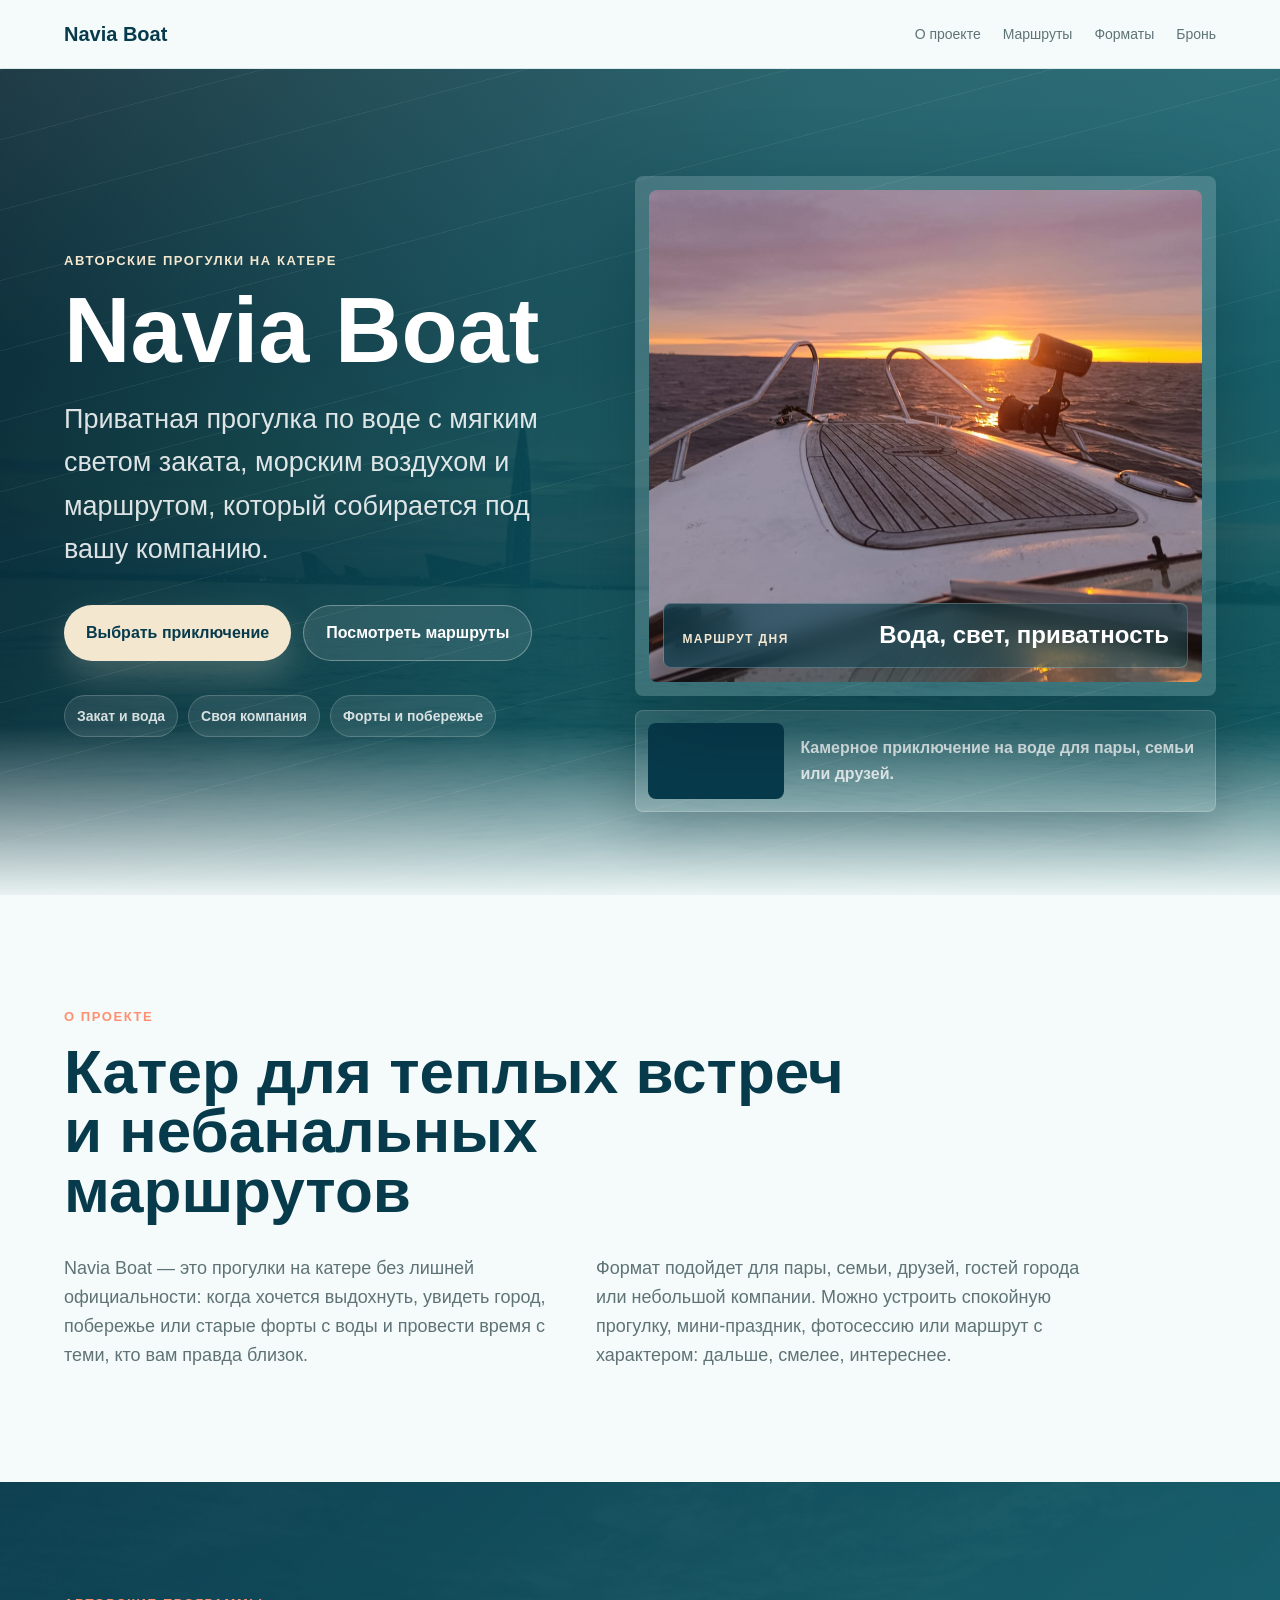
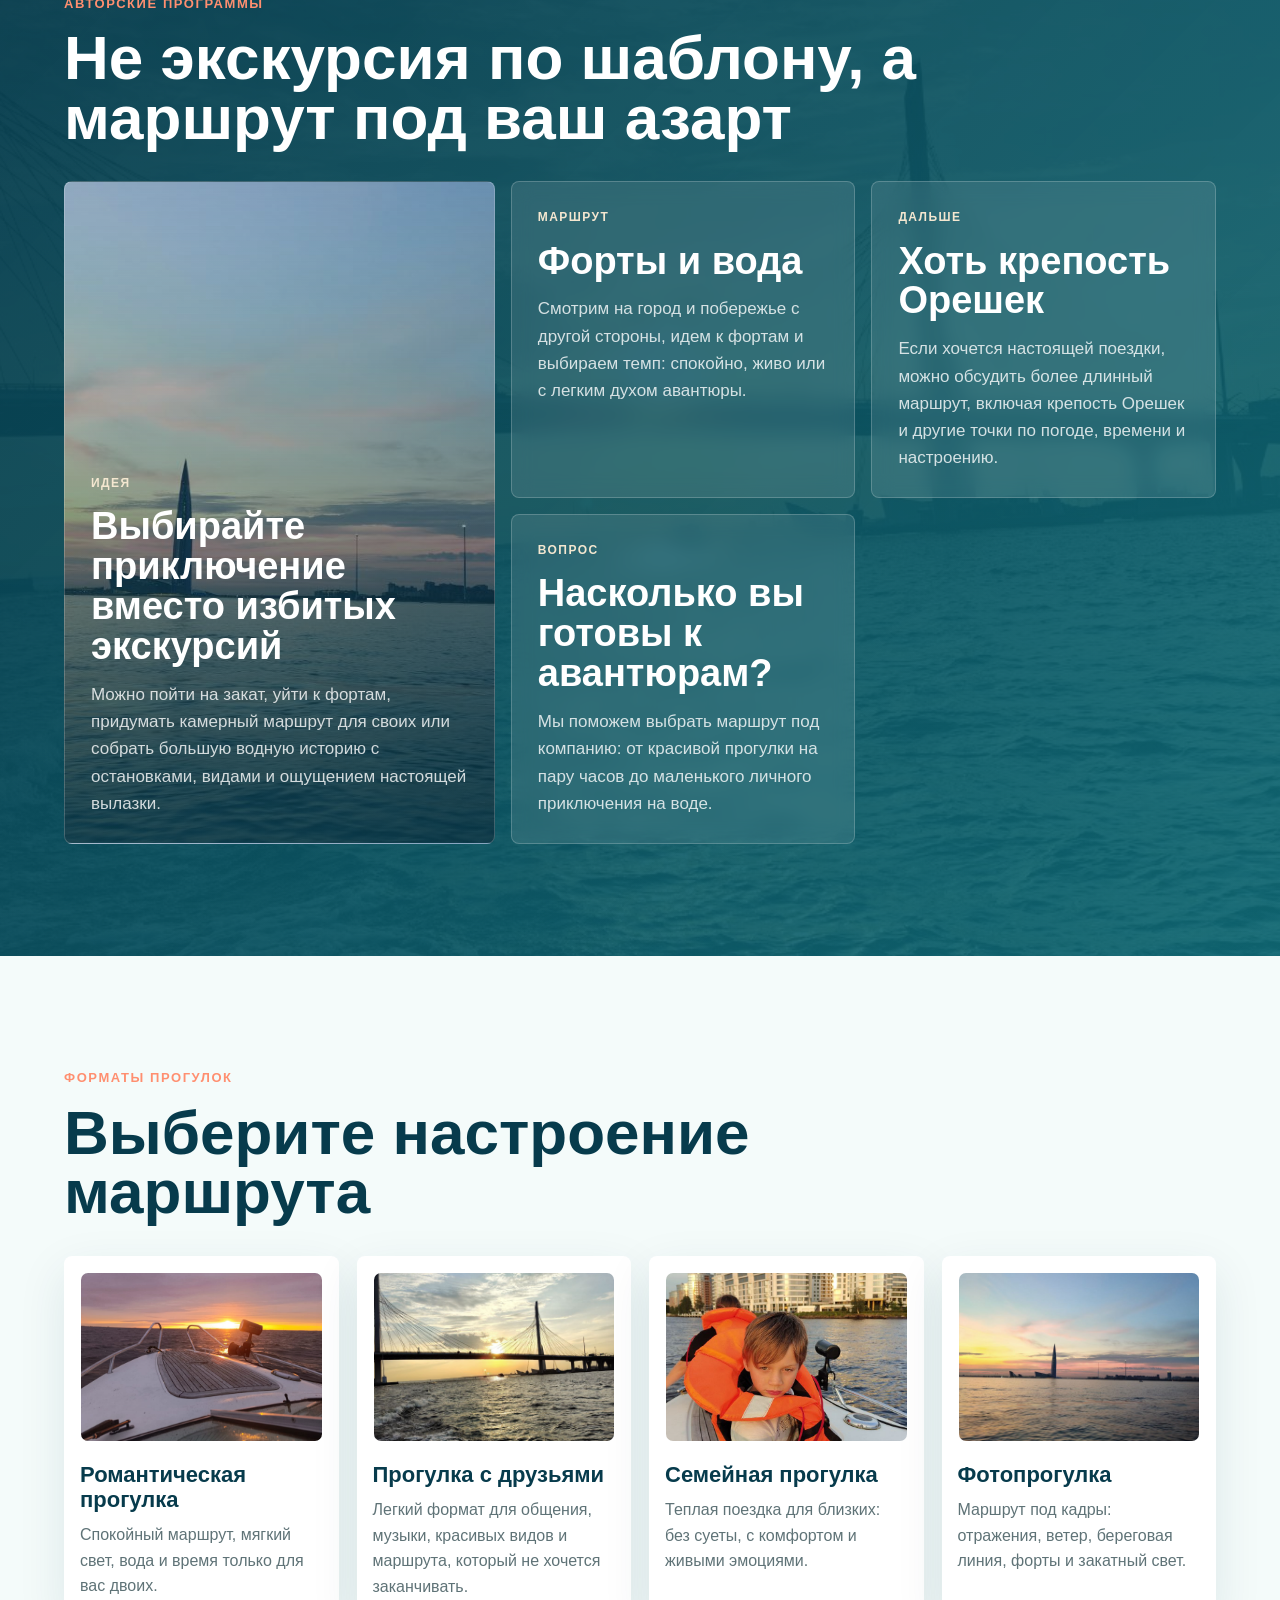
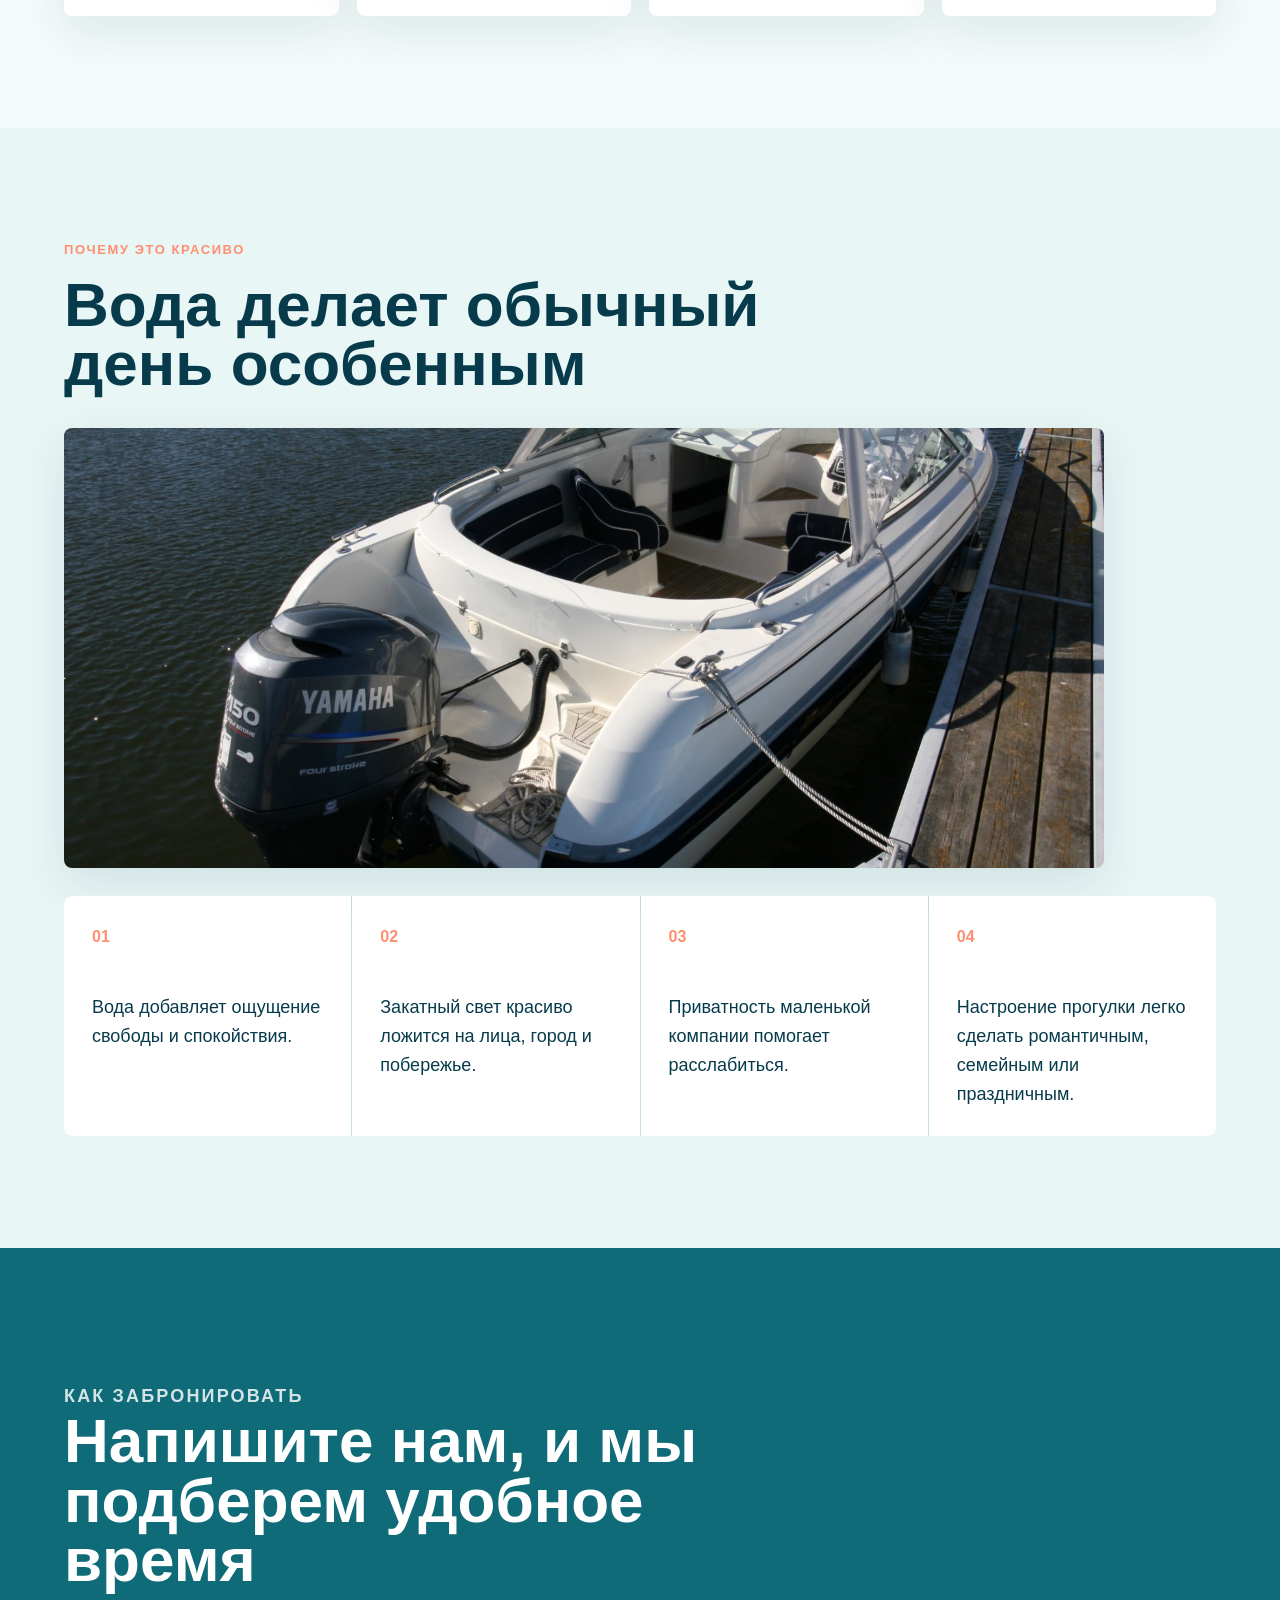
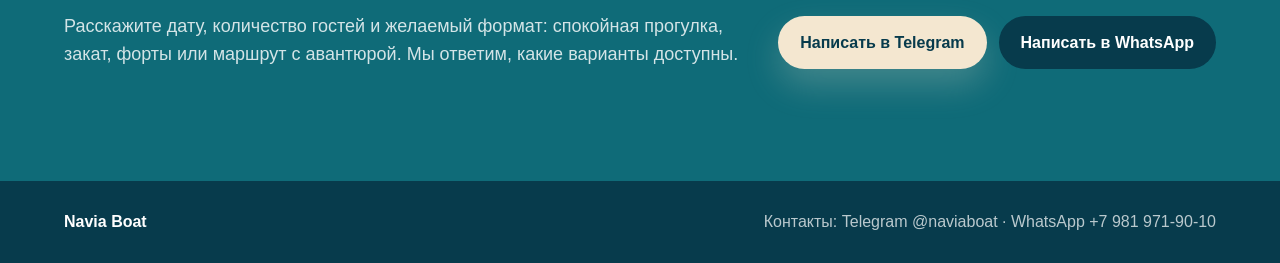
<file: index.html>
<!DOCTYPE html>
<html lang="ru">
<head>
  <meta charset="UTF-8">
  <meta name="viewport" content="width=device-width, initial-scale=1.0">
  <title>Navia Boat — прогулки на катере</title>
  <meta name="description" content="Прогулки на катере Navia Boat для друзей, знакомых и небольших компаний. Красивое личное приключение на воде.">
  <link rel="stylesheet" href="style.css">
</head>
<body>
  <header class="site-header">
    <a class="logo" href="#top" aria-label="Navia Boat">Navia Boat</a>
    <nav class="nav" aria-label="Главная навигация">
      <a href="#about">О проекте</a>
      <a href="#routes">Маршруты</a>
      <a href="#formats">Форматы</a>
      <a href="#booking">Бронь</a>
    </nav>
  </header>

  <main id="top">
    <section class="hero">
      <div class="hero__content">
        <p class="eyebrow">Авторские прогулки на катере</p>
        <h1>Navia Boat</h1>
        <p class="hero__lead">Приватная прогулка по воде с мягким светом заката, морским воздухом и маршрутом, который собирается под вашу компанию.</p>
        <div class="hero__actions">
          <a class="button button--primary" href="#booking">Выбрать приключение</a>
          <a class="button button--ghost" href="#routes">Посмотреть маршруты</a>
        </div>
        <div class="hero__notes" aria-label="Особенности прогулки">
          <span>Закат и вода</span>
          <span>Своя компания</span>
          <span>Форты и побережье</span>
        </div>
      </div>

      <div class="hero__visual">
        <div class="hero__photo" aria-label="Место для будущей фотографии катера">
          <img src="images/hero-sunset.jpg" alt="Закат с носа катера Navia Boat">
          <div class="hero__caption">
            <span>Маршрут дня</span>
            <strong>Вода, свет, приватность</strong>
          </div>
        </div>
        <div class="logo-motion">
          <video src="videos/navia-logo.mp4" autoplay muted loop playsinline preload="metadata"></video>
          <p>Камерное приключение на воде для пары, семьи или друзей.</p>
        </div>
      </div>
    </section>

    <section class="section section--about" id="about">
      <div class="section__text">
        <p class="eyebrow">О проекте</p>
        <h2>Катер для теплых встреч и небанальных маршрутов</h2>
      </div>
      <div class="about-grid">
        <p>Navia Boat — это прогулки на катере без лишней официальности: когда хочется выдохнуть, увидеть город, побережье или старые форты с воды и провести время с теми, кто вам правда близок.</p>
        <p>Формат подойдет для пары, семьи, друзей, гостей города или небольшой компании. Можно устроить спокойную прогулку, мини-праздник, фотосессию или маршрут с характером: дальше, смелее, интереснее.</p>
      </div>
    </section>

    <section class="section adventure" id="routes">
      <div class="section__text">
        <p class="eyebrow">Авторские программы</p>
        <h2>Не экскурсия по шаблону, а маршрут под ваш азарт</h2>
      </div>
      <div class="adventure-grid">
        <div class="adventure-card adventure-card--main">
          <p class="adventure-card__label">Идея</p>
          <h3>Выбирайте приключение вместо избитых экскурсий</h3>
          <p>Можно пойти на закат, уйти к фортам, придумать камерный маршрут для своих или собрать большую водную историю с остановками, видами и ощущением настоящей вылазки.</p>
        </div>
        <div class="adventure-card">
          <p class="adventure-card__label">Маршрут</p>
          <h3>Форты и вода</h3>
          <p>Смотрим на город и побережье с другой стороны, идем к фортам и выбираем темп: спокойно, живо или с легким духом авантюры.</p>
        </div>
        <div class="adventure-card">
          <p class="adventure-card__label">Дальше</p>
          <h3>Хоть крепость Орешек</h3>
          <p>Если хочется настоящей поездки, можно обсудить более длинный маршрут, включая крепость Орешек и другие точки по погоде, времени и настроению.</p>
        </div>
        <div class="adventure-card">
          <p class="adventure-card__label">Вопрос</p>
          <h3>Насколько вы готовы к авантюрам?</h3>
          <p>Мы поможем выбрать маршрут под компанию: от красивой прогулки на пару часов до маленького личного приключения на воде.</p>
        </div>
      </div>
    </section>

    <section class="section" id="formats">
      <div class="section__text">
        <p class="eyebrow">Форматы прогулок</p>
        <h2>Выберите настроение маршрута</h2>
      </div>
      <div class="cards">
        <article class="card">
          <img class="card__image" src="images/hero-sunset.jpg" alt="Закат на воде с катера">
          <h3>Романтическая прогулка</h3>
          <p>Спокойный маршрут, мягкий свет, вода и время только для вас двоих.</p>
        </article>
        <article class="card">
          <img class="card__image" src="images/bridge.jpg" alt="Вид на мост и воду во время прогулки">
          <h3>Прогулка с друзьями</h3>
          <p>Легкий формат для общения, музыки, красивых видов и маршрута, который не хочется заканчивать.</p>
        </article>
        <article class="card">
          <img class="card__image" src="images/family.jpg" alt="Семейная прогулка на катере">
          <h3>Семейная прогулка</h3>
          <p>Теплая поездка для близких: без суеты, с комфортом и живыми эмоциями.</p>
        </article>
        <article class="card">
          <img class="card__image" src="images/city-sunset.jpg" alt="Побережье и город на закате">
          <h3>Фотопрогулка</h3>
          <p>Маршрут под кадры: отражения, ветер, береговая линия, форты и закатный свет.</p>
        </article>
      </div>
    </section>

    <section class="section beauty">
      <div class="section__text">
        <p class="eyebrow">Почему это красиво</p>
        <h2>Вода делает обычный день особенным</h2>
      </div>
      <div class="wide-photo">
        <img src="images/boat.jpg" alt="Катер Navia Boat у причала">
      </div>
      <div class="beauty-list">
        <div>
          <span>01</span>
          <p>Вода добавляет ощущение свободы и спокойствия.</p>
        </div>
        <div>
          <span>02</span>
          <p>Закатный свет красиво ложится на лица, город и побережье.</p>
        </div>
        <div>
          <span>03</span>
          <p>Приватность маленькой компании помогает расслабиться.</p>
        </div>
        <div>
          <span>04</span>
          <p>Настроение прогулки легко сделать романтичным, семейным или праздничным.</p>
        </div>
      </div>
    </section>

    <section class="booking" id="booking">
      <div>
        <p class="eyebrow">Как забронировать</p>
        <h2>Напишите нам, и мы подберем удобное время</h2>
        <p>Расскажите дату, количество гостей и желаемый формат: спокойная прогулка, закат, форты или маршрут с авантюрой. Мы ответим, какие варианты доступны.</p>
      </div>
      <div class="booking__actions">
        <a class="button button--primary" href="https://t.me/">Написать в Telegram</a>
        <a class="button button--secondary" href="https://wa.me/79819719010?text=%D0%97%D0%B4%D1%80%D0%B0%D0%B2%D1%81%D1%82%D0%B2%D1%83%D0%B9%D1%82%D0%B5%21%20%D0%A5%D0%BE%D1%87%D1%83%20%D1%83%D0%B7%D0%BD%D0%B0%D1%82%D1%8C%20%D0%BF%D1%80%D0%BE%20%D0%BF%D1%80%D0%BE%D0%B3%D1%83%D0%BB%D0%BA%D1%83%20Navia%20Boat.">Написать в WhatsApp</a>
      </div>
    </section>
  </main>

  <footer class="footer">
    <strong>Navia Boat</strong>
    <p>Контакты: Telegram @naviaboat · WhatsApp +7 981 971-90-10</p>
  </footer>

  <script src="script.js"></script>
</body>
</html>
</file>
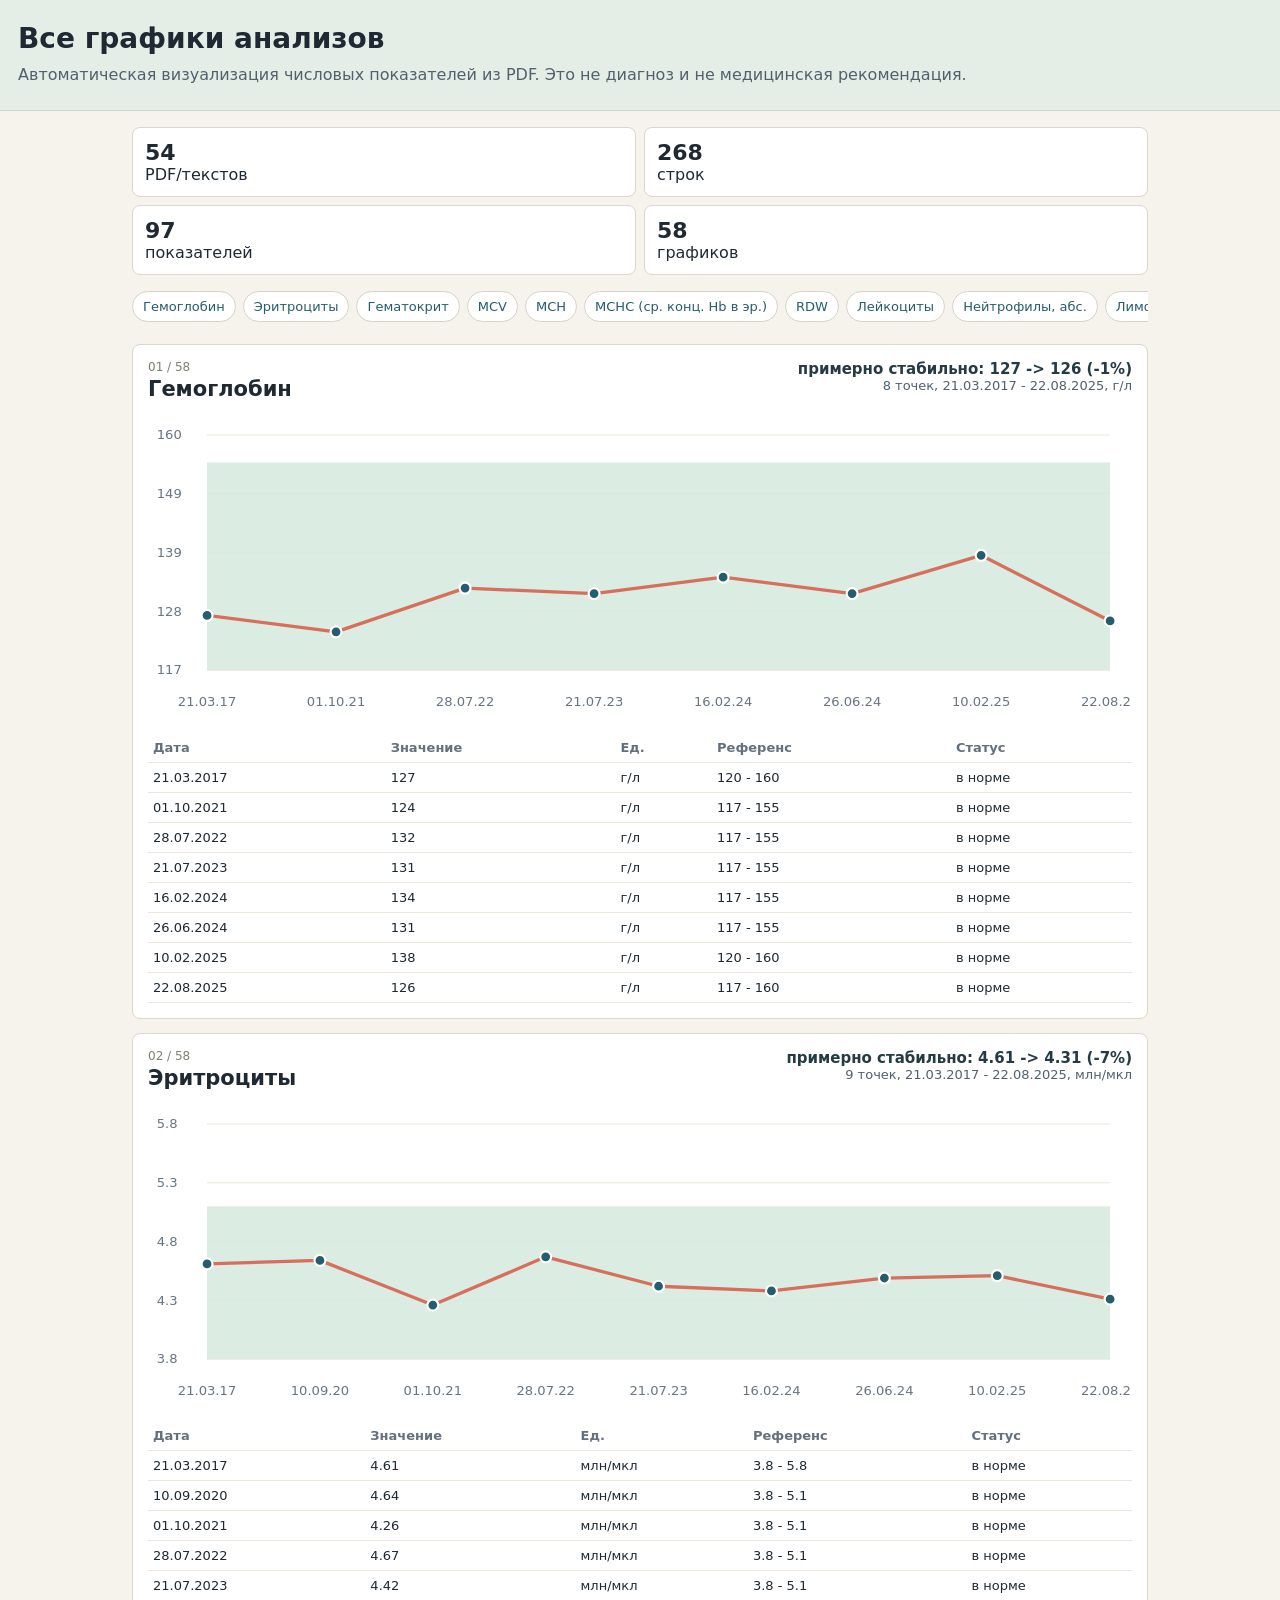
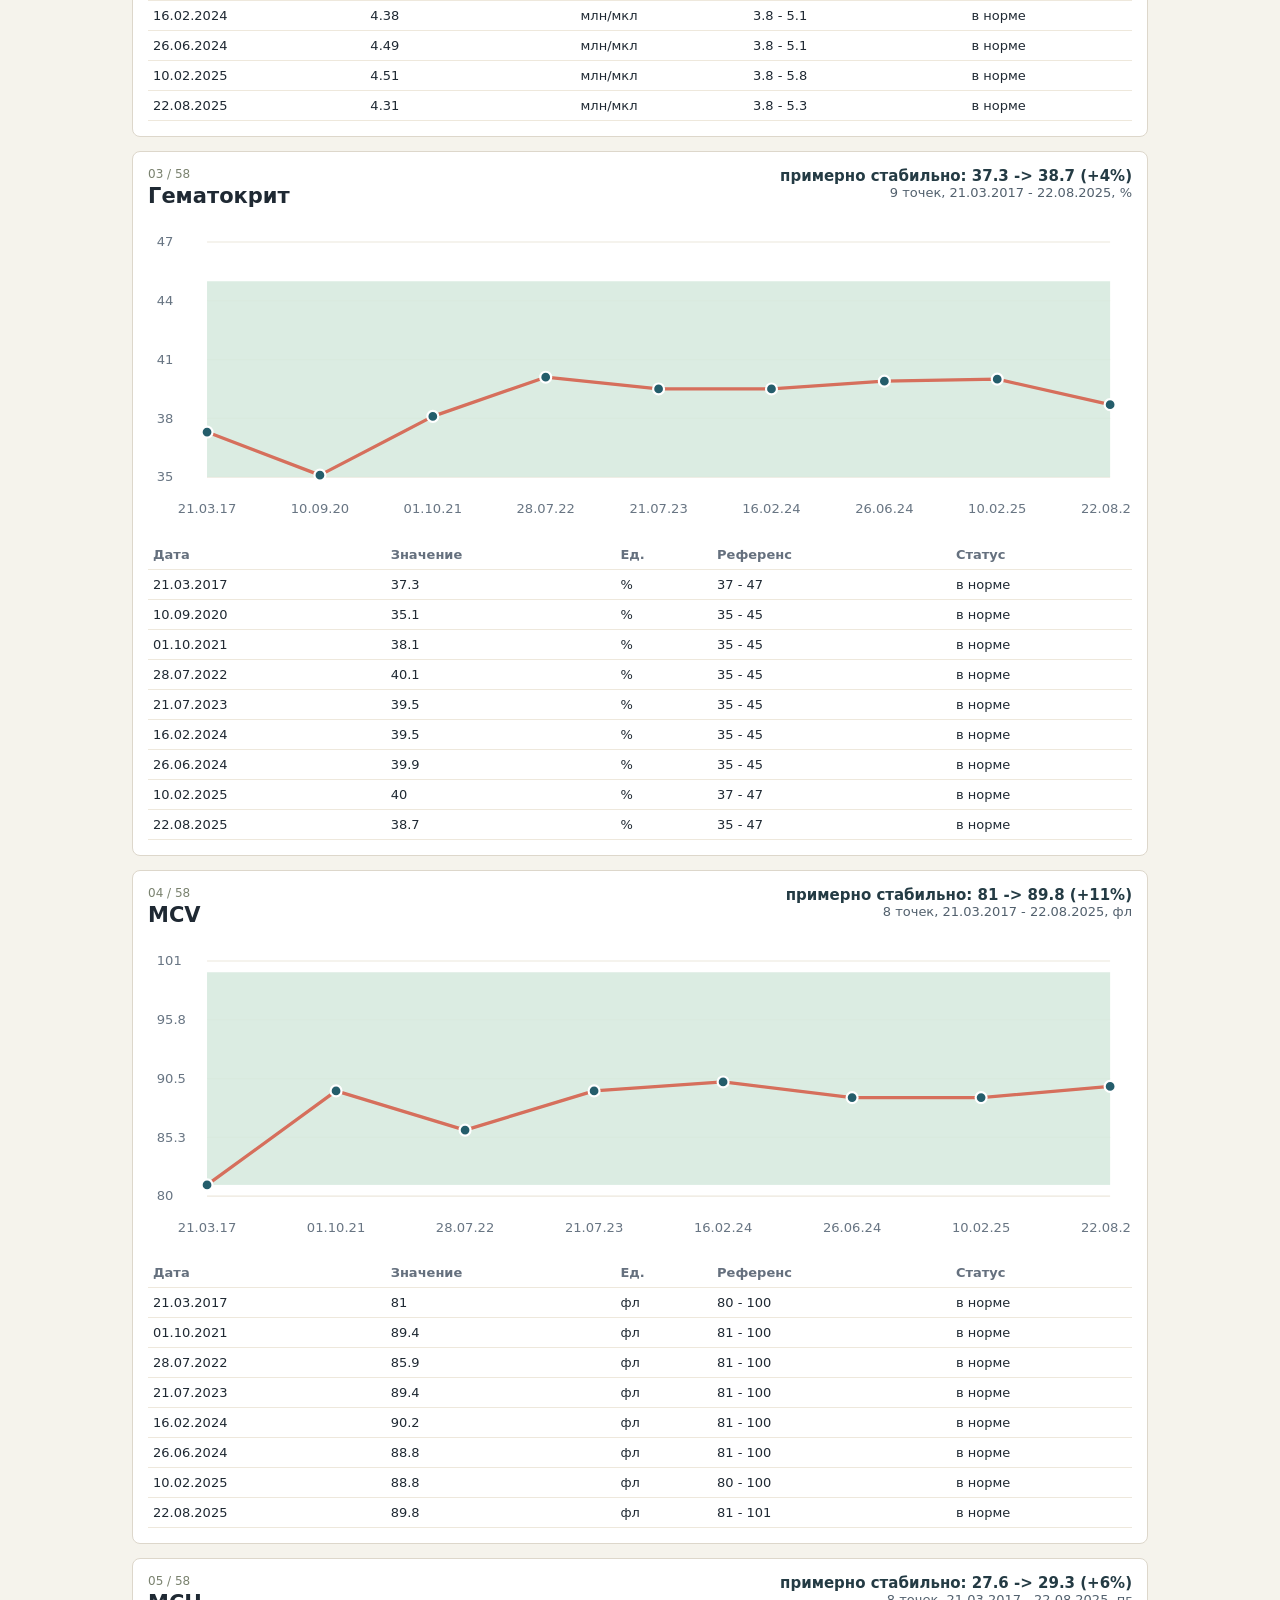
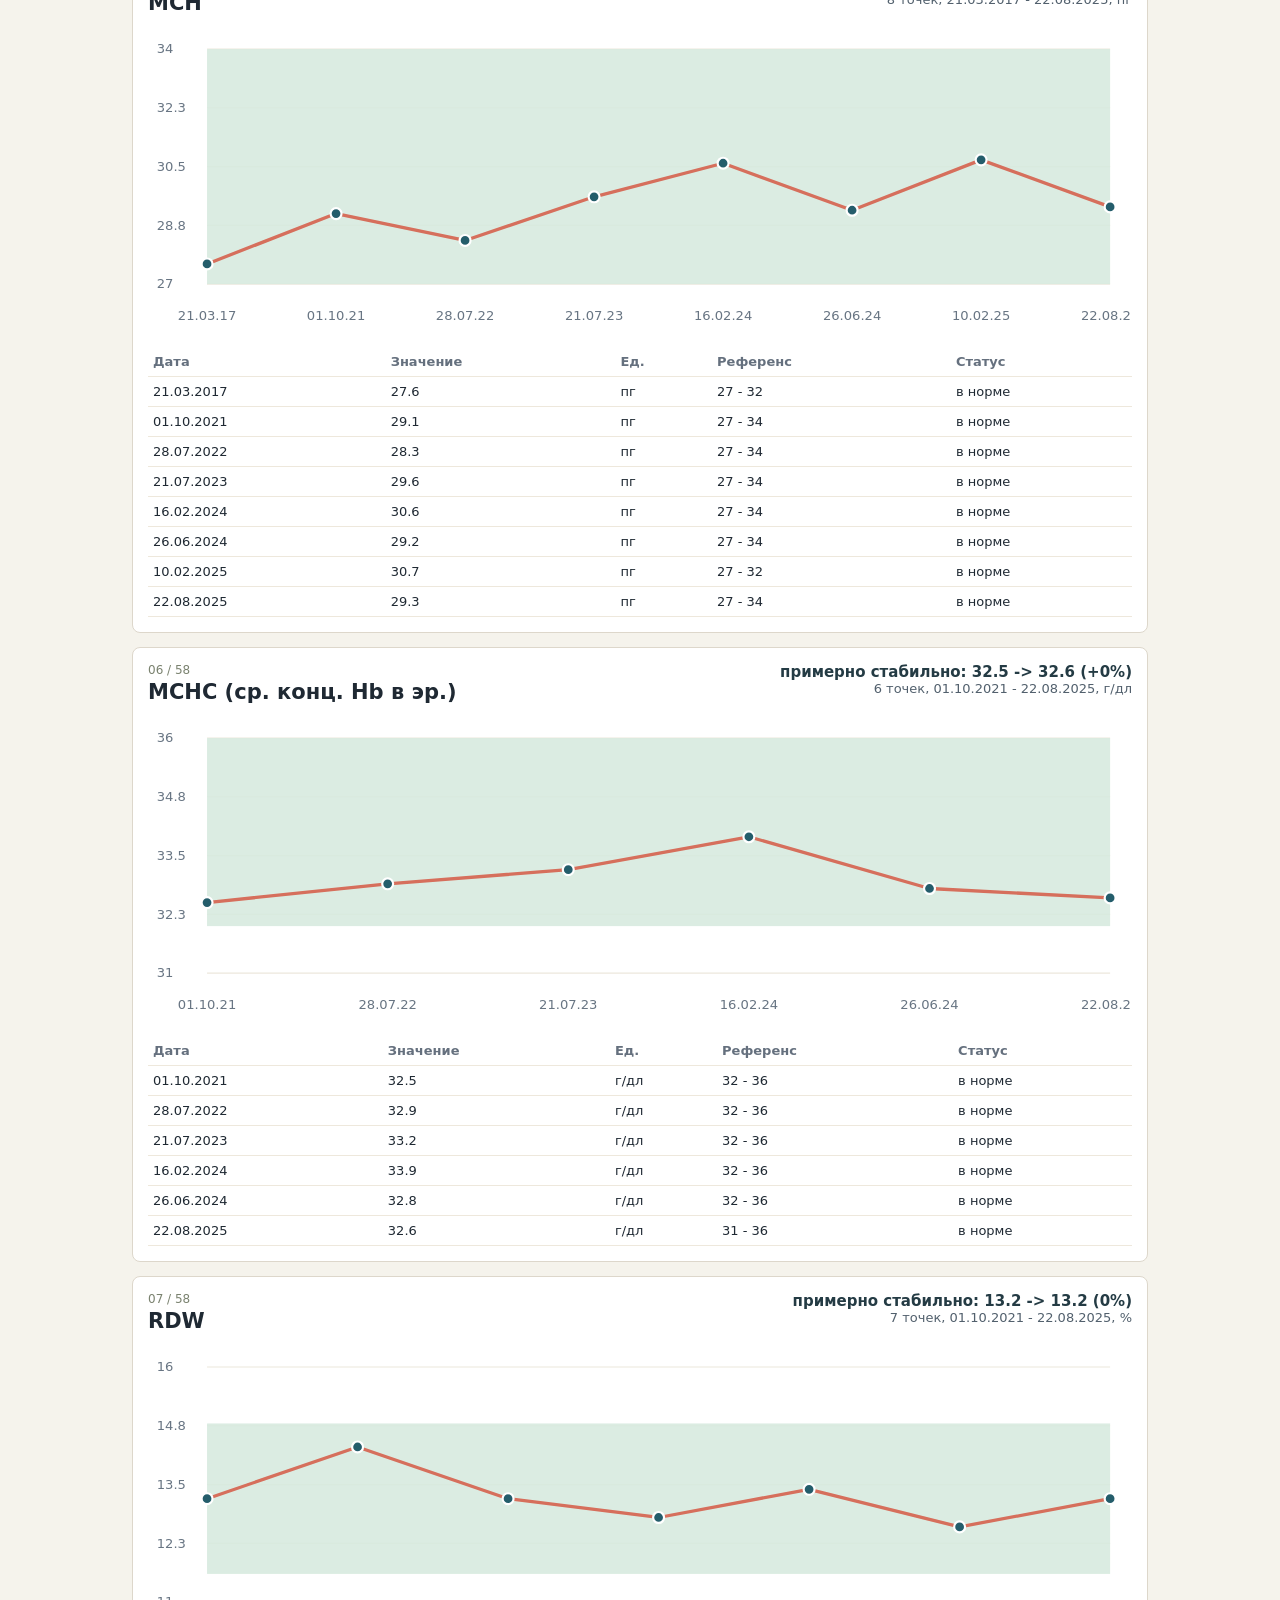
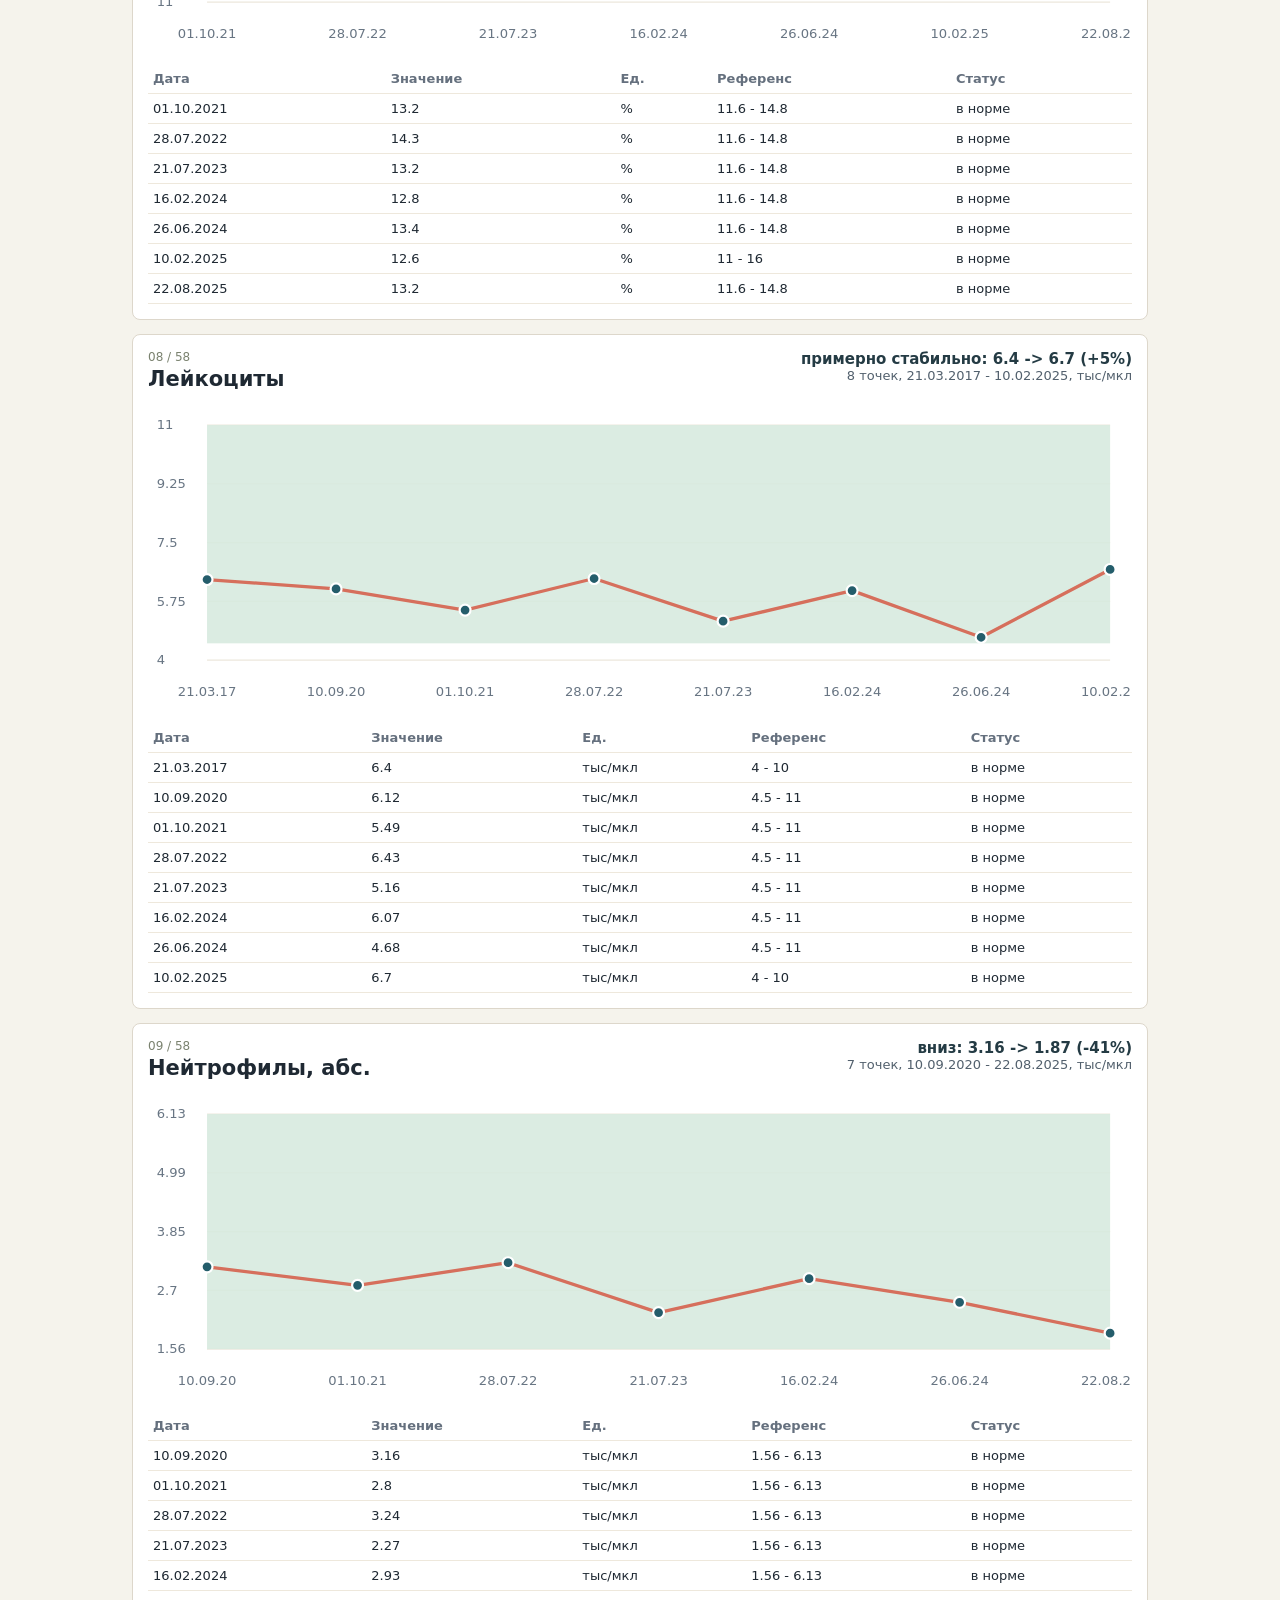
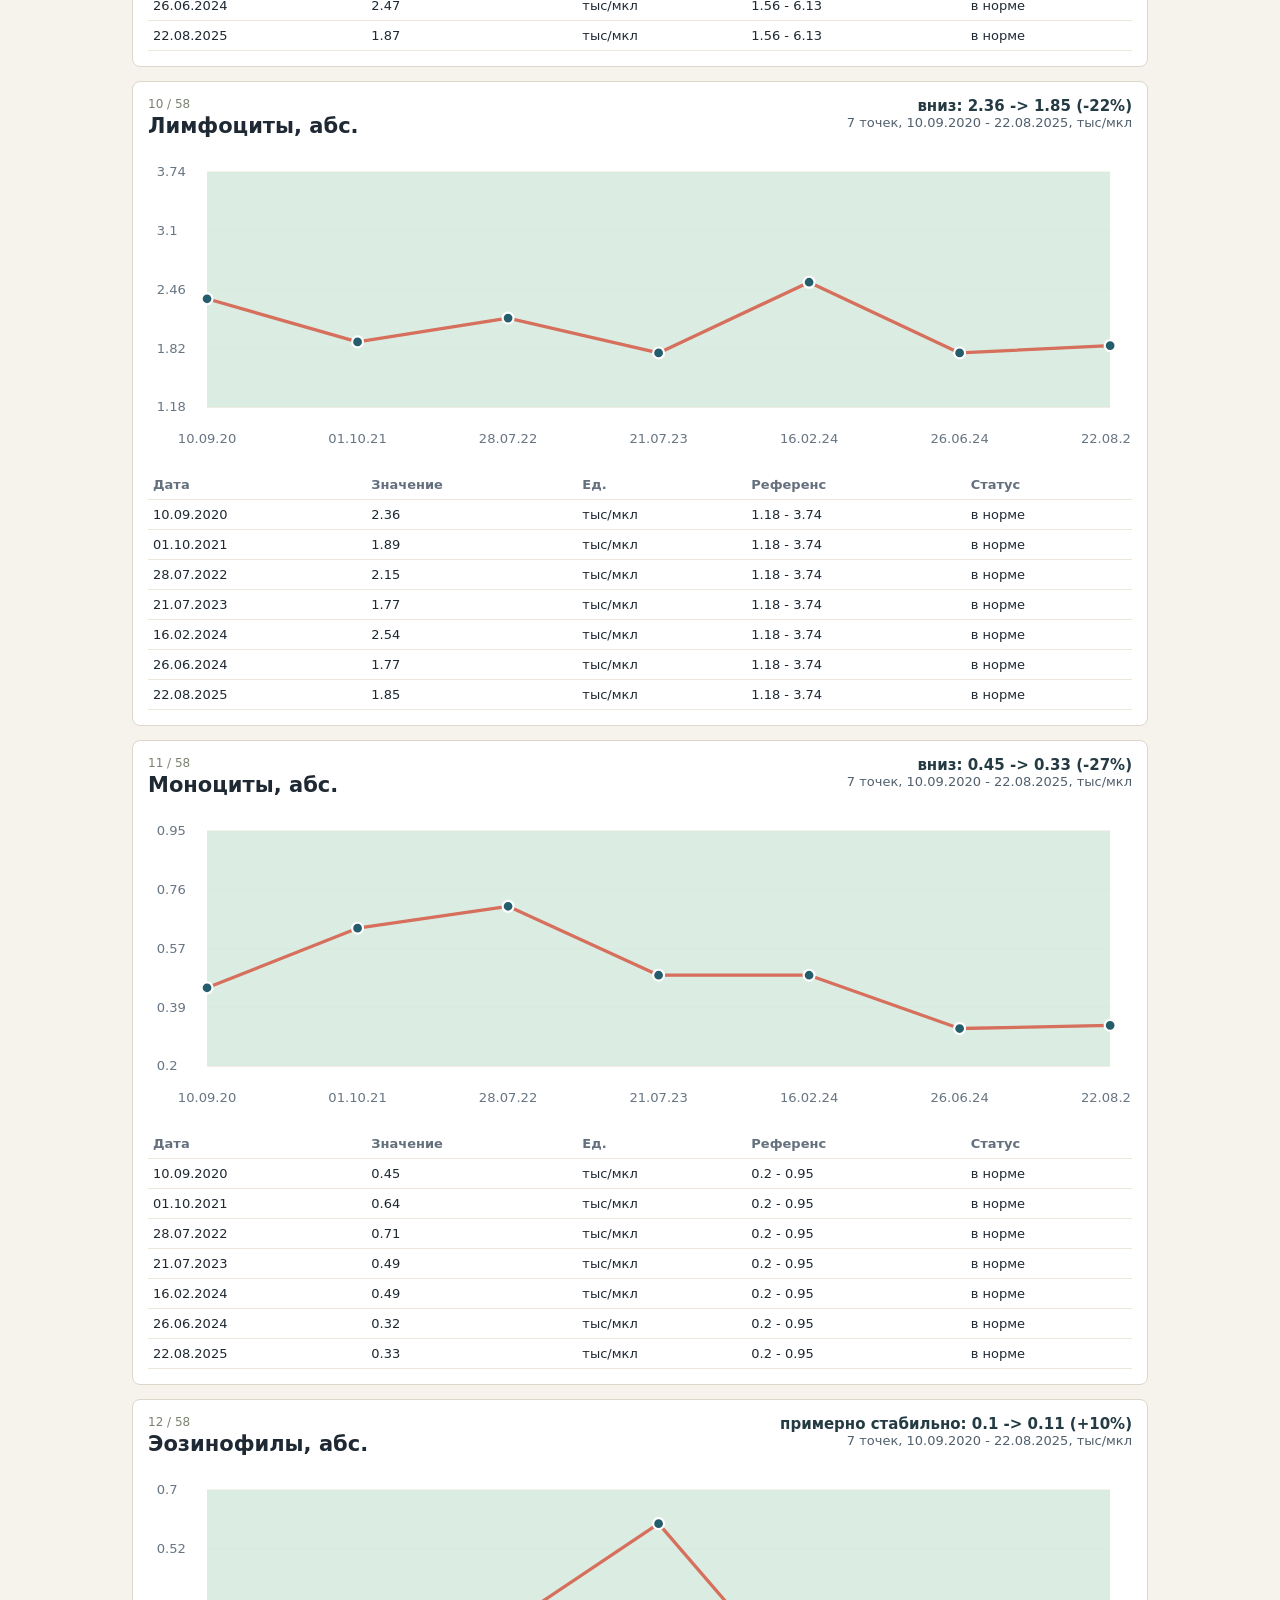
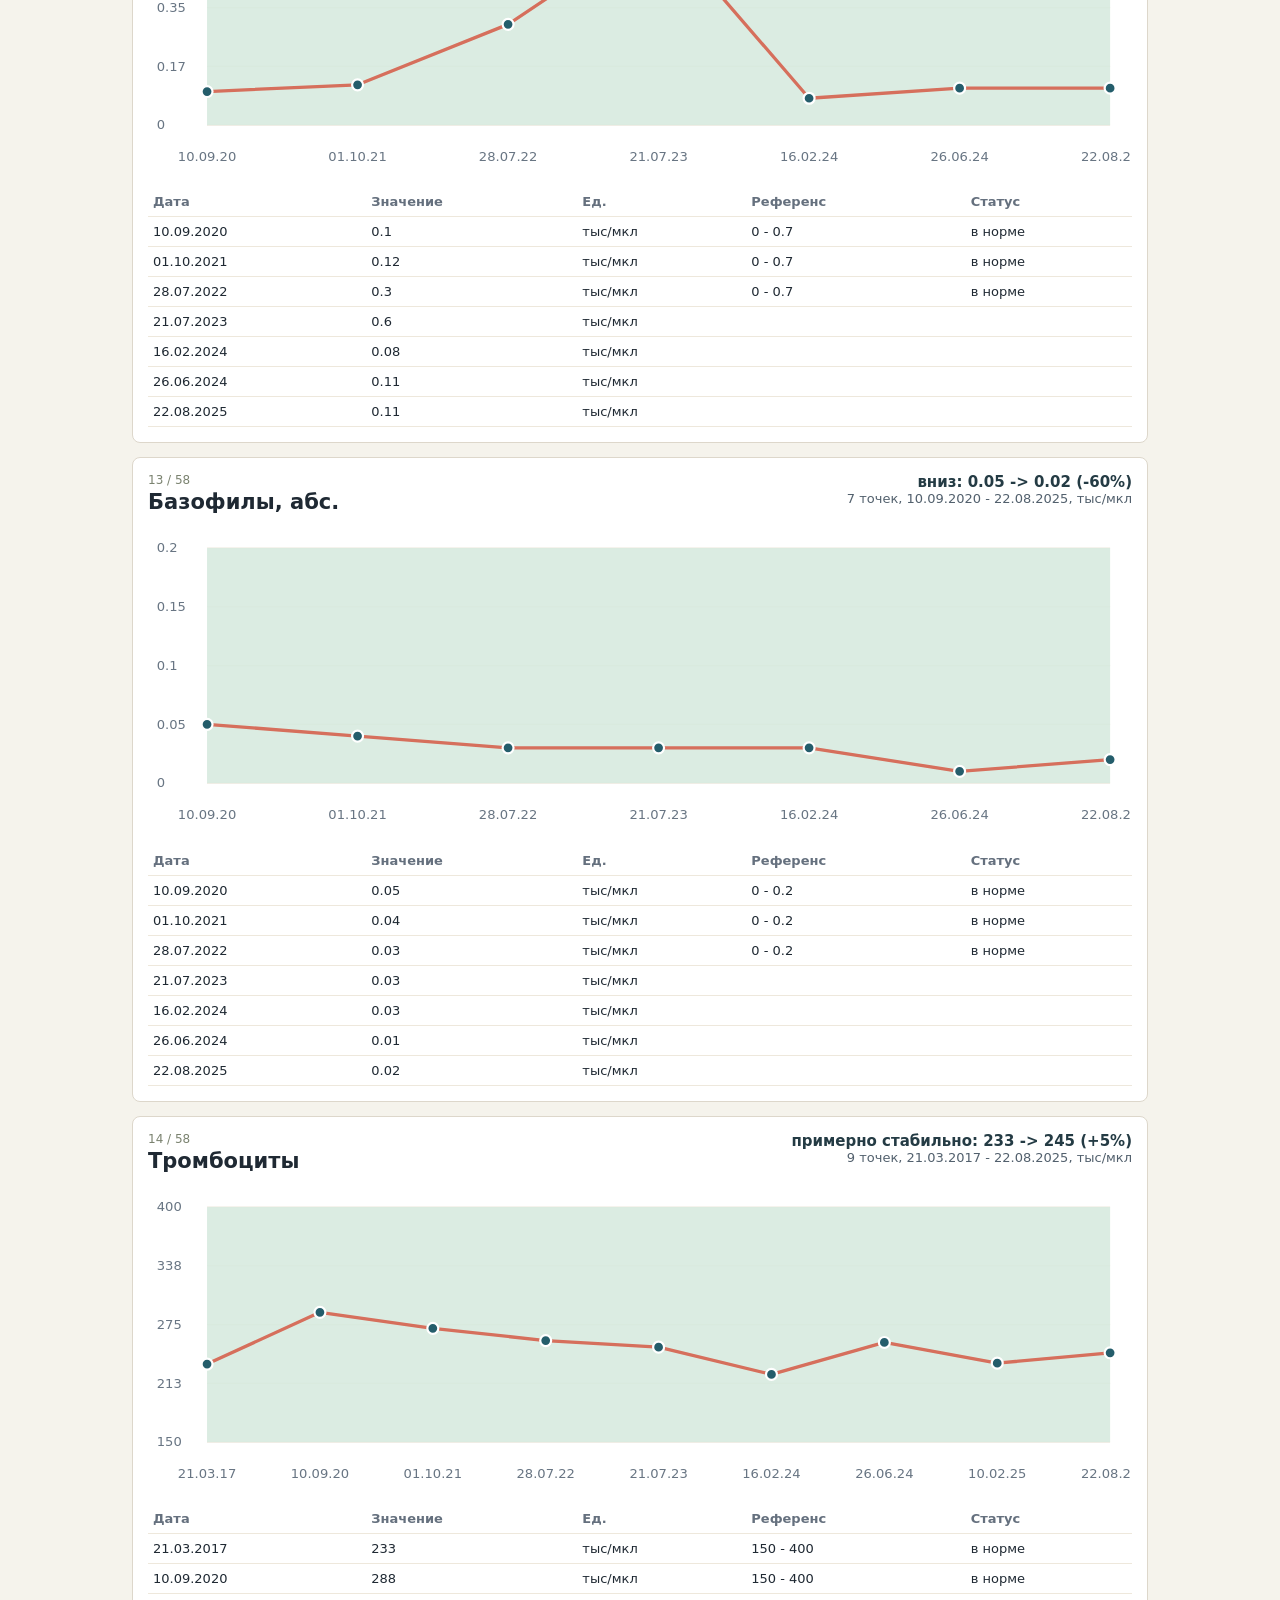
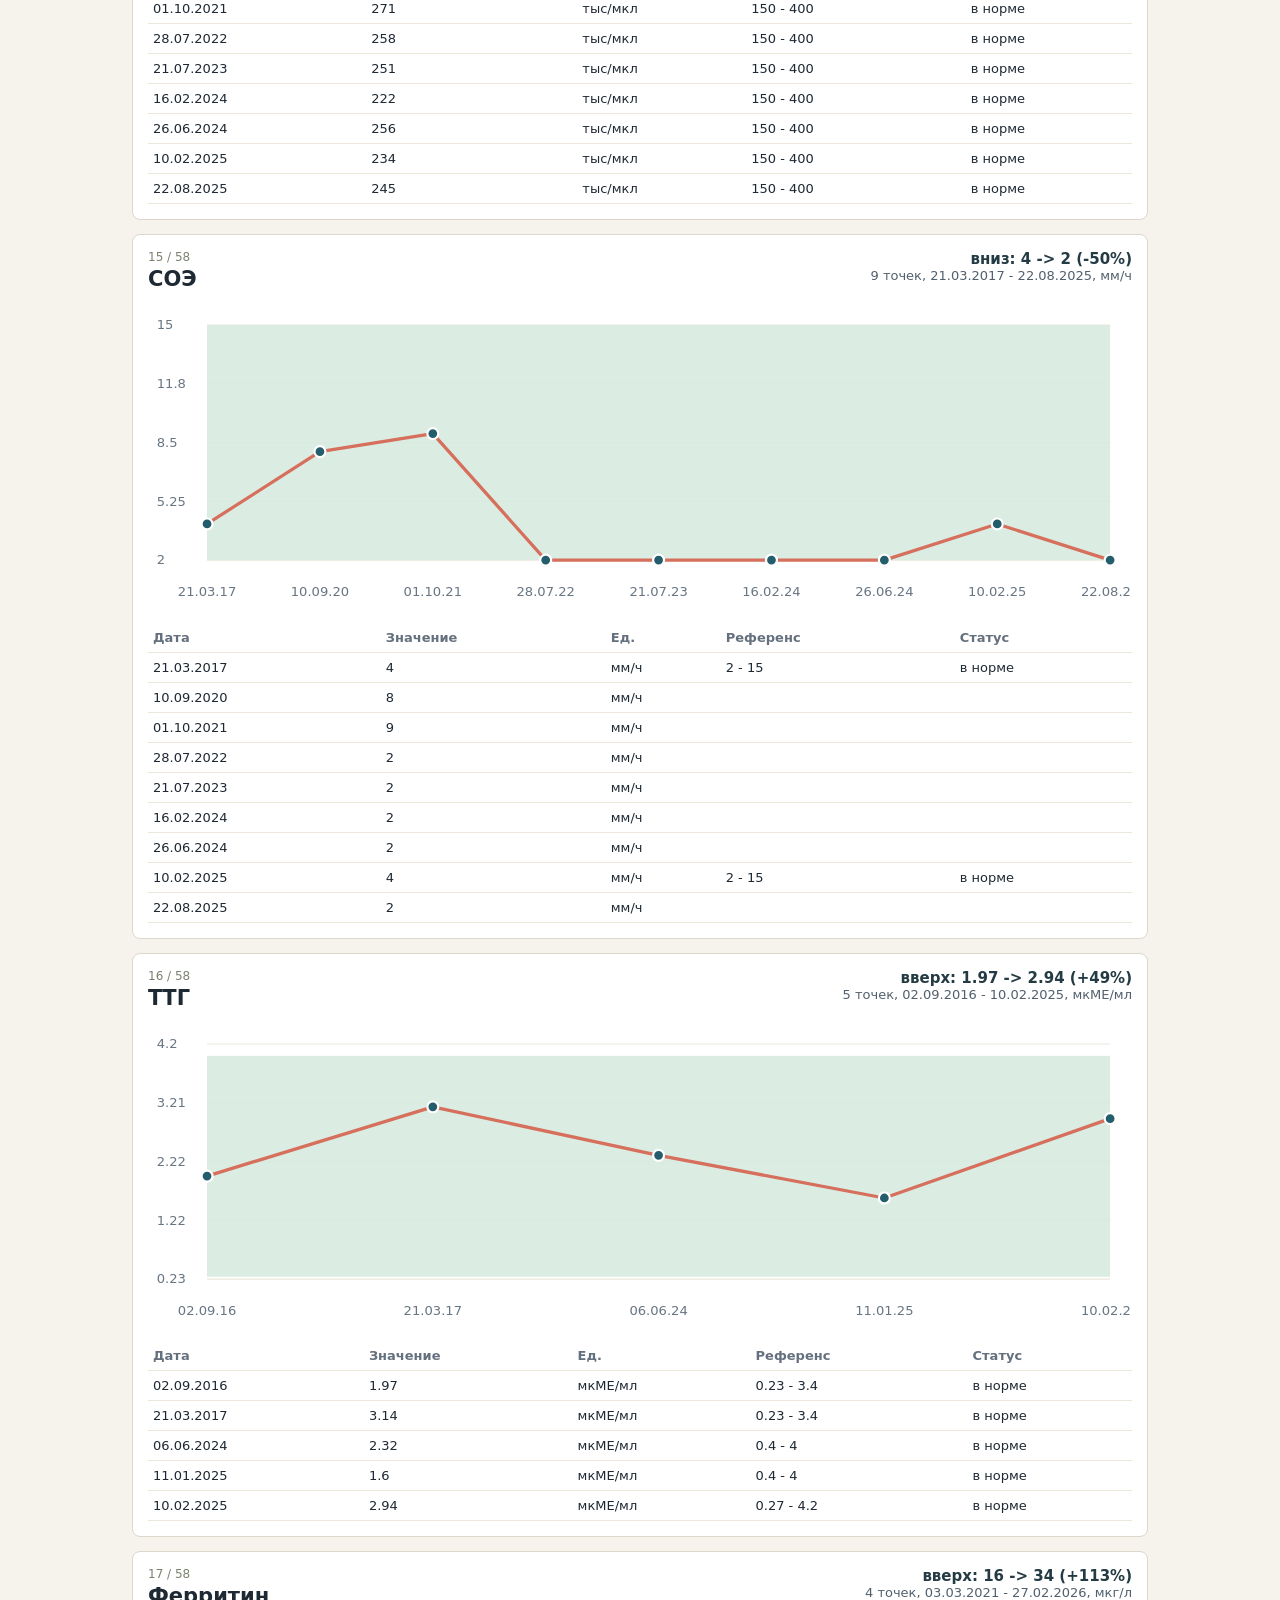
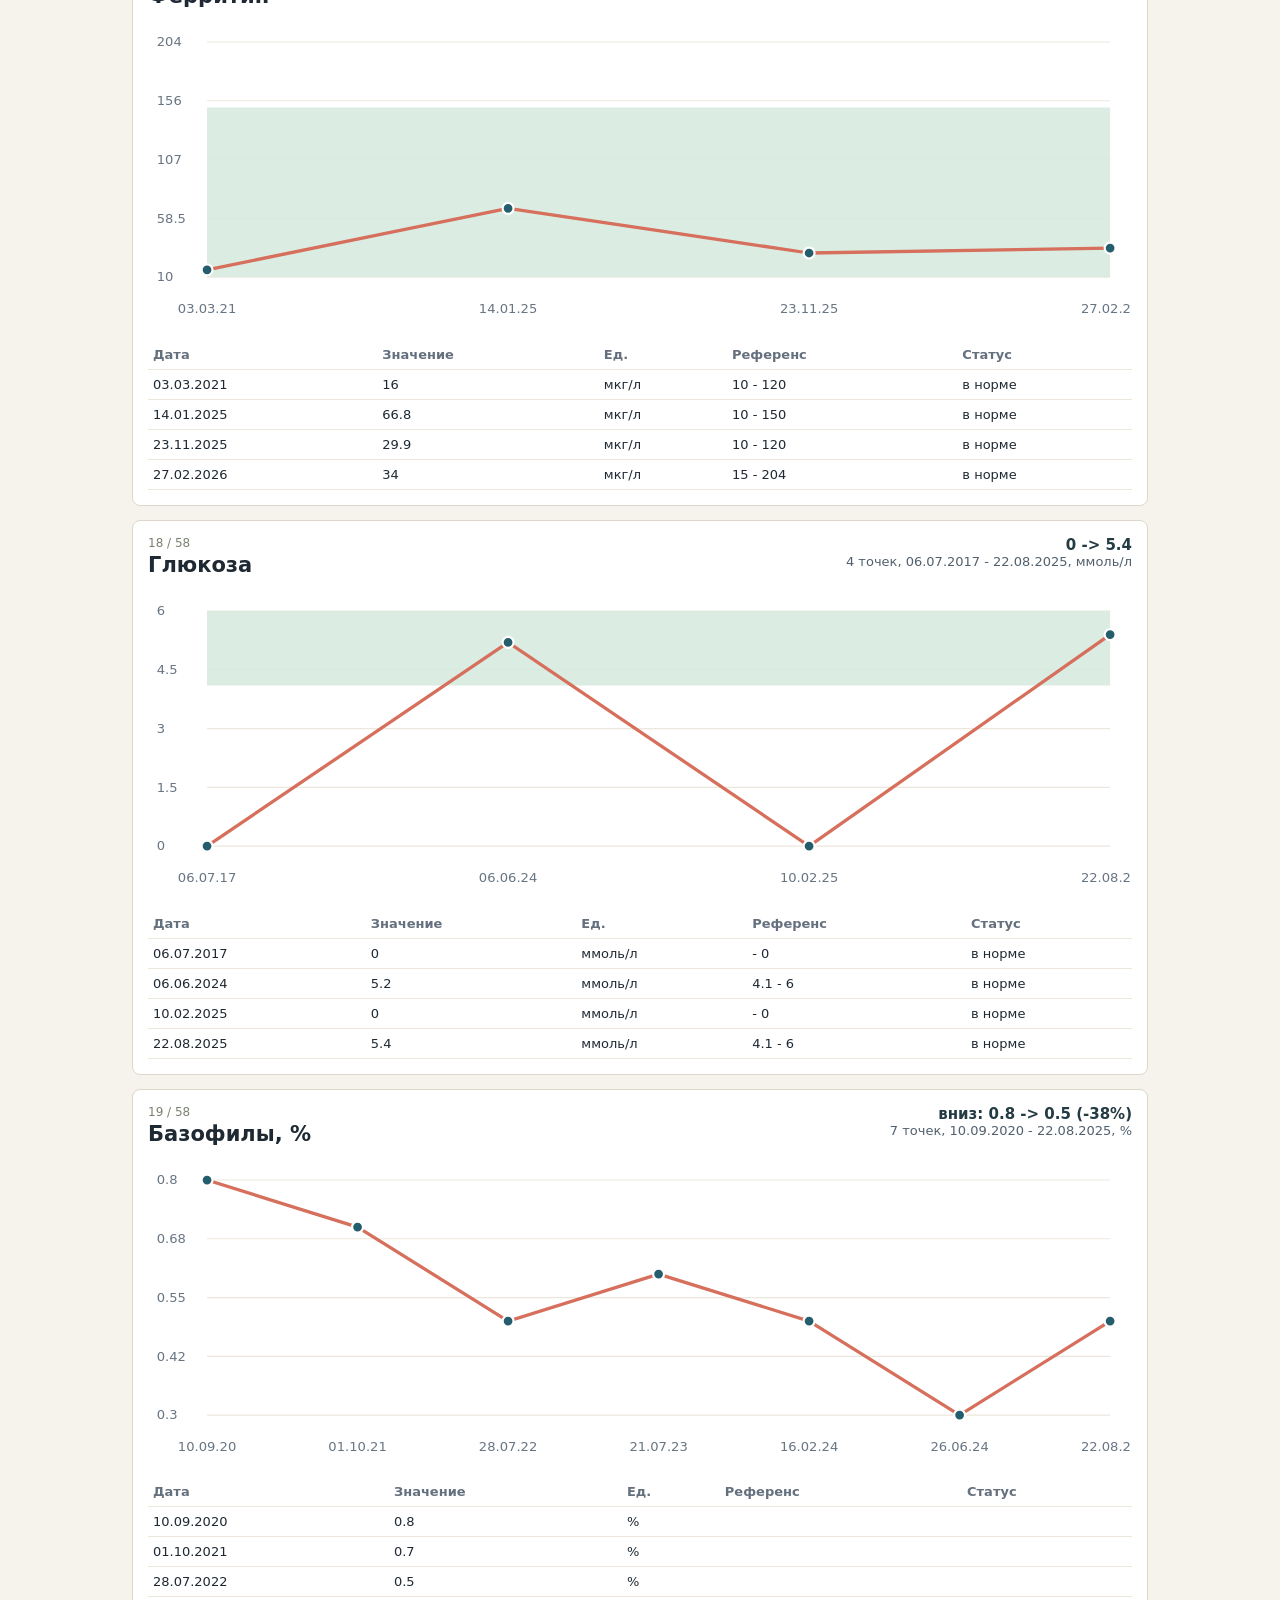
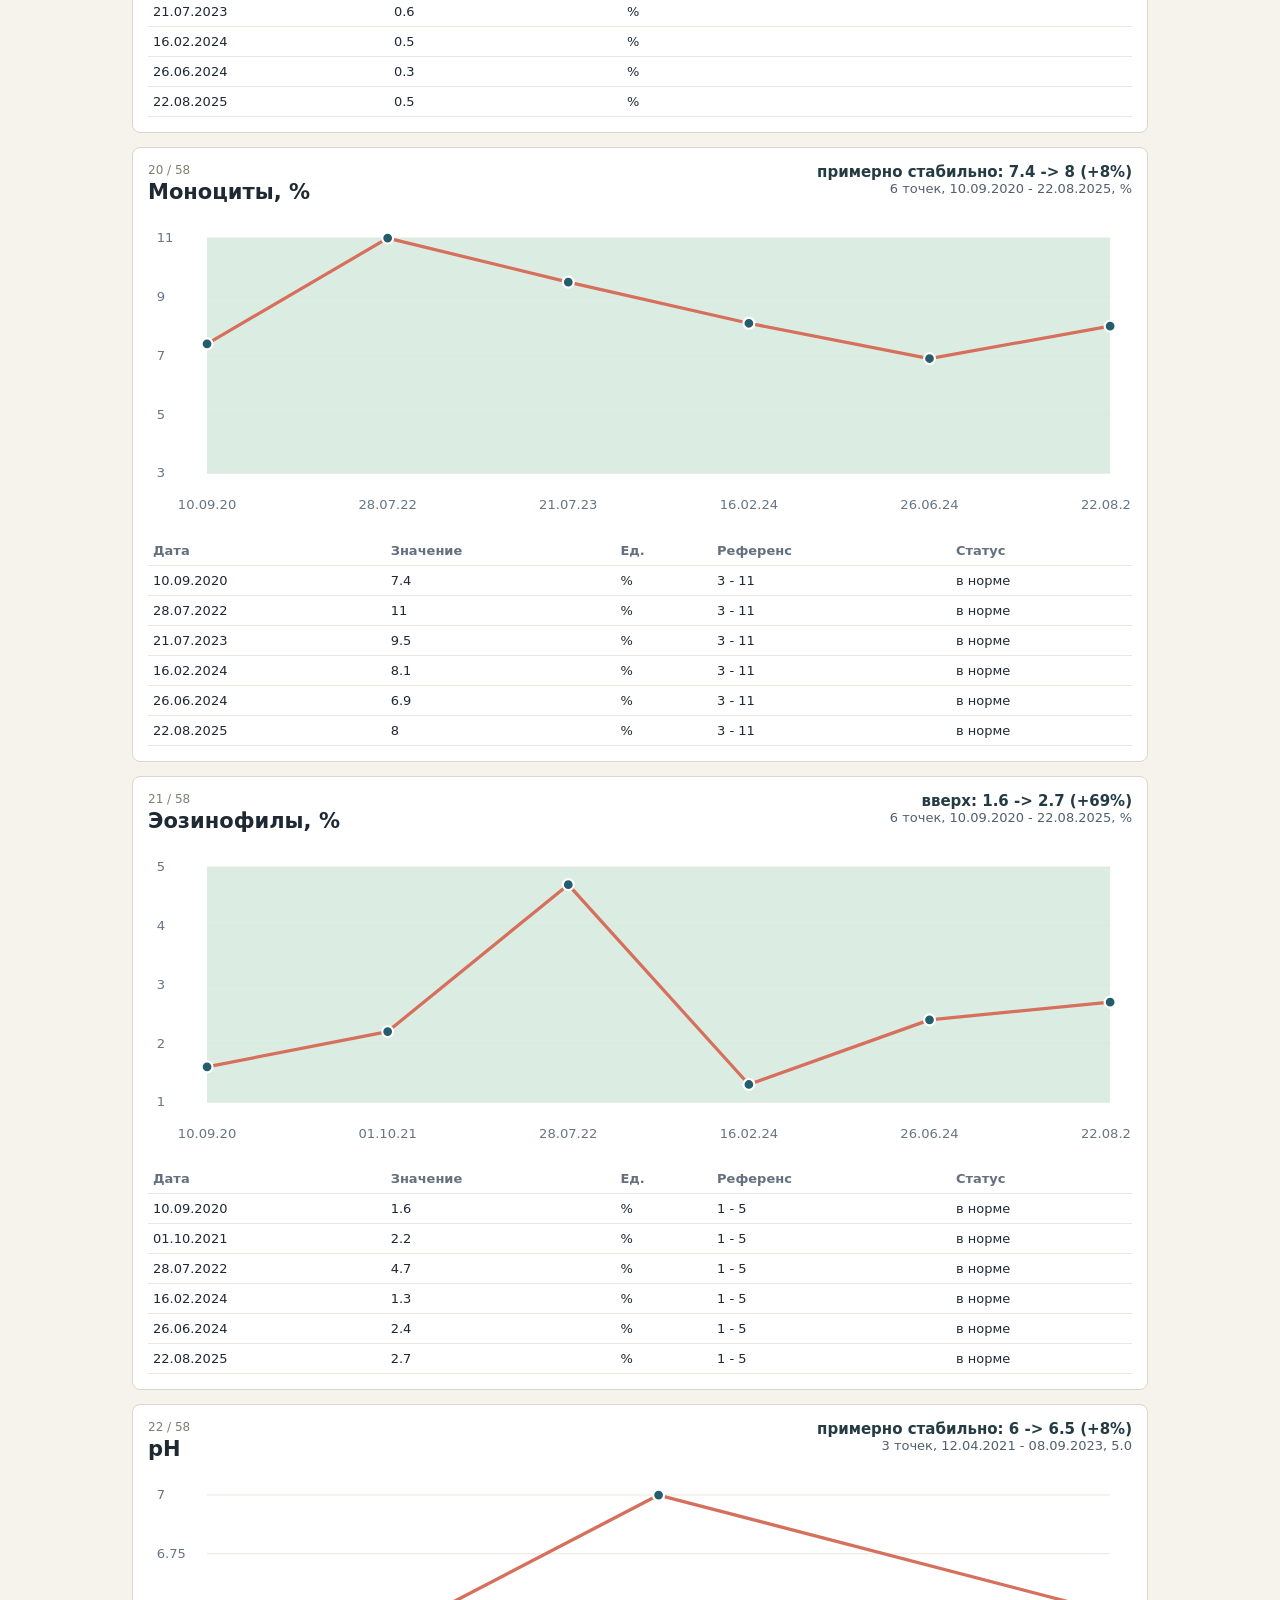
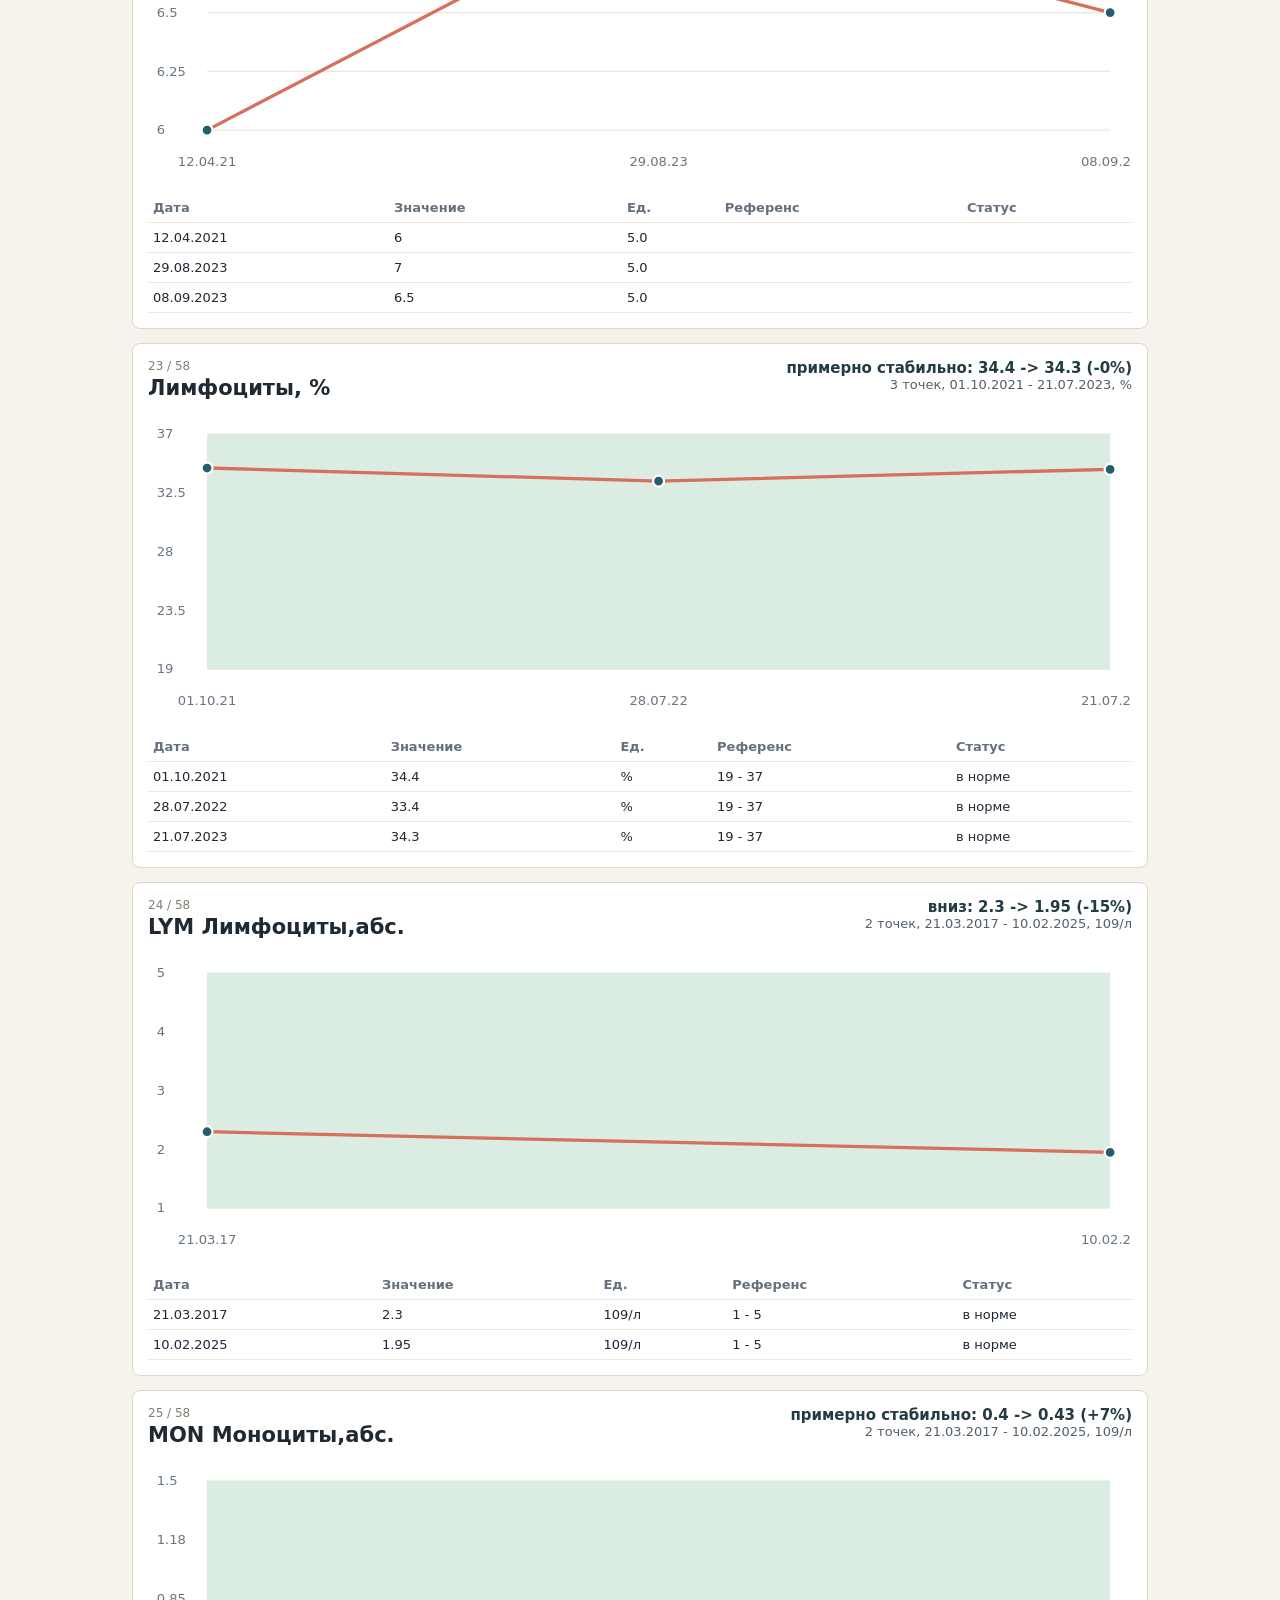
<file: health-report/index.html>
<!doctype html>
<html lang="ru">
<head>
<meta charset="utf-8">
<meta name="viewport" content="width=device-width,initial-scale=1">
<meta name="robots" content="noindex,nofollow">
<title>Динамика анализов</title>
<style>
*{box-sizing:border-box}body{margin:0;font-family:system-ui,-apple-system,Segoe UI,Arial,sans-serif;background:#f5f3ec;color:#1f2933}header{padding:24px 18px;background:#e4eee7;border-bottom:1px solid #cbd8cf}h1{margin:0 0 8px;font-size:28px;line-height:1.1}p{margin:0;color:#52606d;line-height:1.45}.wrap{max-width:1040px;margin:auto;padding:16px 12px 36px}.stats{display:grid;grid-template-columns:1fr 1fr;gap:8px;margin-bottom:12px}.stat,.card{background:white;border:1px solid #ddd7cb;border-radius:8px}.stat{padding:12px}.stat strong{display:block;font-size:22px}.toc{display:flex;gap:7px;overflow:auto;padding:4px 0 14px;margin-bottom:8px}.toc a{flex:0 0 auto;padding:7px 10px;border-radius:999px;border:1px solid #d8d2c7;background:white;color:#245d6b;text-decoration:none;font-size:13px}.card{padding:15px;margin:0 0 14px}.head{display:flex;justify-content:space-between;gap:12px;align-items:flex-start}.num{font-size:12px;color:#7a826f;margin-bottom:3px}.name{margin:0;font-size:21px}.trend{text-align:right;color:#52606d;font-size:13px}.trend b{display:block;color:#243b44;font-size:15px}svg{display:block;width:100%;height:auto;margin:10px 0}.grid{stroke:#ece7dc}.band{fill:#d8eadf;opacity:.9}.line{fill:none;stroke:#d66f5c;stroke-width:3;stroke-linecap:round;stroke-linejoin:round}.dot{fill:#245d6b;stroke:white;stroke-width:2}.bad{fill:#a34835}.axis{fill:#687583;font-size:12px}table{width:100%;border-collapse:collapse;font-size:13px}th,td{padding:7px 5px;border-bottom:1px solid #eee8dc;text-align:left}th{color:#65707e}.out{color:#a34835;font-weight:700}@media(max-width:700px){.head{display:block}.trend{text-align:left;margin-top:8px}.name{font-size:19px}table{font-size:12px}}
</style>
</head>
<body>
<header><h1>Все графики анализов</h1><p>Автоматическая визуализация числовых показателей из PDF. Это не диагноз и не медицинская рекомендация.</p></header>
<main class="wrap"><section class="stats" id="stats"></section><nav class="toc" id="toc"></nav><section id="charts"></section></main>
<script>
const fmt=n=>n==null?"":Math.abs(n)>=100?n.toFixed(0):Math.abs(n)>=10?String(+n.toFixed(1)):String(+n.toFixed(2));
const dd=s=>s.split("-").reverse().join(".");
const d2=s=>{const a=s.split("-");return `${a[2]}.${a[1]}.${a[0].slice(2)}`};
function status(r){if(r.lo!=null&&r.v<r.lo)return"ниже";if(r.hi!=null&&r.v>r.hi)return"выше";if(r.lo!=null||r.hi!=null)return"в норме";return""}
function trend(rows){const f=rows[0].v,l=rows.at(-1).v;if(f===0)return`${fmt(f)} -> ${fmt(l)}`;const p=(l-f)/Math.abs(f)*100;const dir=p>15?"вверх":p<-15?"вниз":"примерно стабильно";return`${dir}: ${fmt(f)} -> ${fmt(l)} (${p>0?"+":""}${p.toFixed(0)}%)`}
function chart(rows){const W=900,H=285,L=54,R=20,T=22,B=48,vals=rows.flatMap(r=>[r.v,r.lo,r.hi].filter(x=>x!=null));let lo=Math.min(...vals),hi=Math.max(...vals);if(lo===hi){lo-=1;hi+=1}const pw=W-L-R,ph=H-T-B,x=i=>L+(rows.length===1?pw/2:i*pw/(rows.length-1)),y=v=>T+(hi-v)/(hi-lo)*ph;let g="";for(let i=0;i<5;i++){const v=lo+(hi-lo)*i/4,yy=y(v);g+=`<line class="grid" x1="${L}" x2="${W-R}" y1="${yy}" y2="${yy}"/><text class="axis" x="8" y="${yy+4}">${fmt(v)}</text>`}const lows=rows.map(r=>r.lo).filter(x=>x!=null),his=rows.map(r=>r.hi).filter(x=>x!=null);let band="";if(lows.length>=2&&his.length>=2){const blo=lows.sort((a,b)=>a-b)[Math.floor(lows.length/2)],bhi=his.sort((a,b)=>a-b)[Math.floor(his.length/2)];if(blo<bhi)band=`<rect class="band" x="${L}" y="${y(bhi)}" width="${pw}" height="${Math.max(2,y(blo)-y(bhi))}"/>`}const pts=rows.map((r,i)=>`${x(i)},${y(r.v)}`).join(" ");const dots=rows.map((r,i)=>`<circle class="dot ${status(r)==="выше"||status(r)==="ниже"?"bad":""}" cx="${x(i)}" cy="${y(r.v)}" r="5"><title>${dd(r.d)}: ${fmt(r.v)}</title></circle>`).join("");const labs=rows.map((r,i)=>`<text class="axis" x="${x(i)}" y="${H-15}" text-anchor="middle">${d2(r.d)}</text>`).join("");return`<svg viewBox="0 0 ${W} ${H}">${g}${band}<polyline class="line" points="${pts}"/>${dots}${labs}</svg>`}
function applyPatch(data,patch){if(!patch)return data;data.summary={...data.summary,...patch.summary};const map=new Map(data.charts.map(c=>[c.name,c]));for(const c of patch.charts||[])map.set(c.name,c);data.charts=[...map.values()];return data}
function render(data){const s=data.summary;stats.innerHTML=`<div class="stat"><strong>${s.pdf_count}</strong>PDF/текстов</div><div class="stat"><strong>${s.record_count}</strong>строк</div><div class="stat"><strong>${s.indicator_count}</strong>показателей</div><div class="stat"><strong>${s.chart_count}</strong>графиков</div>`;toc.innerHTML=data.charts.map((c,i)=>`<a href="#c${i+1}">${c.name}</a>`).join("");charts.innerHTML=data.charts.map((c,i)=>{const trs=c.rows.map(r=>{const st=status(r),ref=r.lo!=null||r.hi!=null?`${fmt(r.lo)} - ${fmt(r.hi)}`:"";return`<tr><td>${dd(r.d)}</td><td>${fmt(r.v)}</td><td>${c.unit||r.u}</td><td>${ref}</td><td class="${st==="выше"||st==="ниже"?"out":""}">${st}</td></tr>`}).join("");return`<article class="card" id="c${i+1}"><div class="head"><div><div class="num">${String(i+1).padStart(2,"0")} / ${data.charts.length}</div><h2 class="name">${c.name}</h2></div><div class="trend"><b>${trend(c.rows)}</b><span>${c.rows.length} точек, ${dd(c.rows[0].d)} - ${dd(c.rows.at(-1).d)}${c.unit?", "+c.unit:""}</span></div></div>${chart(c.rows)}<table><thead><tr><th>Дата</th><th>Значение</th><th>Ед.</th><th>Референс</th><th>Статус</th></tr></thead><tbody>${trs}</tbody></table></article>`}).join("")}
Promise.all([fetch("data.json").then(r=>r.json()),fetch("patch.json").then(r=>r.ok?r.json():null).catch(()=>null)]).then(([data,patch])=>render(applyPatch(data,patch)));
</script>
</body>
</html>
</file>
<file: style.css>
:root {
  --deep-sea: #073b4c;
  --sea: #0f6b78;
  --lagoon: #56c3c8;
  --foam: #f4fbfa;
  --sand: #f4e7d0;
  --coral: #ff8f70;
  --ink: #10242a;
  --muted: #5f7377;
  --white: #ffffff;
  --shadow: 0 24px 70px rgba(7, 59, 76, 0.16);
}

* {
  box-sizing: border-box;
}

html {
  scroll-behavior: smooth;
}

main {
  scroll-margin-top: 120px;
}

body {
  margin: 0;
  font-family: Arial, Helvetica, sans-serif;
  color: var(--ink);
  background: var(--foam);
  line-height: 1.6;
}

a {
  color: inherit;
  text-decoration: none;
}

.site-header {
  position: sticky;
  top: 0;
  z-index: 10;
  display: flex;
  align-items: center;
  justify-content: space-between;
  gap: 24px;
  padding: 18px clamp(18px, 5vw, 64px);
  background: rgba(244, 251, 250, 0.86);
  backdrop-filter: blur(16px);
  border-bottom: 1px solid rgba(15, 107, 120, 0.12);
}

.logo {
  font-weight: 800;
  font-size: 20px;
  letter-spacing: 0;
  color: var(--deep-sea);
}

.nav {
  display: flex;
  gap: 22px;
  font-size: 14px;
  color: var(--muted);
}

.nav a:hover {
  color: var(--sea);
}

.hero {
  position: relative;
  overflow: hidden;
  min-height: calc(100vh - 74px);
  display: grid;
  grid-template-columns: minmax(0, 0.92fr) minmax(360px, 1.08fr);
  align-items: center;
  gap: clamp(28px, 6vw, 80px);
  padding: clamp(54px, 8vw, 96px) clamp(18px, 5vw, 64px) clamp(42px, 7vw, 72px);
  background:
    linear-gradient(110deg, rgba(5, 38, 52, 0.98), rgba(8, 80, 91, 0.9) 52%, rgba(10, 96, 104, 0.82)),
    url("images/city-sunset.jpg") center / cover;
  color: var(--white);
}

.hero::before {
  content: "";
  position: absolute;
  inset: 0;
  background:
    linear-gradient(180deg, rgba(244, 231, 208, 0.1), transparent 36%),
    repeating-linear-gradient(165deg, rgba(255, 255, 255, 0.06) 0 1px, transparent 1px 68px);
  pointer-events: none;
}

.hero::after {
  content: "";
  position: absolute;
  left: 0;
  right: 0;
  bottom: -1px;
  height: 170px;
  background: linear-gradient(180deg, transparent, rgba(244, 251, 250, 0.96));
  pointer-events: none;
}

.hero__content,
.hero__visual {
  position: relative;
  z-index: 1;
}

.hero h1,
.section h2,
.booking h2 {
  margin: 0;
  font-size: clamp(42px, 8vw, 92px);
  line-height: 0.96;
  letter-spacing: 0;
}

.hero__lead {
  max-width: 620px;
  margin: 24px 0 34px;
  font-size: clamp(19px, 2.4vw, 27px);
  color: rgba(255, 255, 255, 0.86);
}

.eyebrow {
  margin: 0 0 14px;
  color: var(--coral);
  font-size: 13px;
  font-weight: 800;
  letter-spacing: 0.12em;
  text-transform: uppercase;
}

.hero .eyebrow {
  color: var(--sand);
}

.button {
  display: inline-flex;
  align-items: center;
  justify-content: center;
  min-height: 52px;
  padding: 14px 22px;
  border-radius: 999px;
  font-weight: 800;
  transition: transform 0.2s ease, box-shadow 0.2s ease, background 0.2s ease;
}

.button:hover {
  transform: translateY(-2px);
}

.button--primary {
  color: var(--deep-sea);
  background: var(--sand);
  box-shadow: 0 16px 34px rgba(244, 231, 208, 0.22);
}

.button--secondary {
  color: var(--white);
  background: var(--deep-sea);
}

.button--ghost {
  color: var(--white);
  border: 1px solid rgba(255, 255, 255, 0.32);
  background: rgba(255, 255, 255, 0.1);
}

.hero__actions {
  display: flex;
  flex-wrap: wrap;
  gap: 12px;
}

.hero__notes {
  display: flex;
  flex-wrap: wrap;
  gap: 10px;
  margin-top: 34px;
}

.hero__notes span {
  padding: 9px 12px;
  border: 1px solid rgba(255, 255, 255, 0.18);
  border-radius: 999px;
  color: rgba(255, 255, 255, 0.82);
  background: rgba(255, 255, 255, 0.09);
  font-size: 14px;
  font-weight: 700;
}

.hero__visual {
  display: grid;
  gap: 14px;
}

.hero__photo {
  position: relative;
  min-height: 520px;
  border-radius: 8px;
  padding: 14px;
  background: rgba(255, 255, 255, 0.16);
  box-shadow: 0 34px 90px rgba(2, 28, 38, 0.34);
}

.hero__photo img {
  display: block;
  width: 100%;
  height: 100%;
  min-height: 492px;
  object-fit: cover;
  border-radius: 8px;
}

.hero__caption {
  position: absolute;
  left: 28px;
  right: 28px;
  bottom: 28px;
  display: flex;
  align-items: end;
  justify-content: space-between;
  gap: 18px;
  padding: 18px;
  border: 1px solid rgba(255, 255, 255, 0.22);
  border-radius: 8px;
  background: linear-gradient(135deg, rgba(7, 59, 76, 0.72), rgba(15, 107, 120, 0.28));
  backdrop-filter: blur(12px);
}

.hero__caption span {
  color: var(--sand);
  font-size: 12px;
  font-weight: 800;
  letter-spacing: 0.12em;
  text-transform: uppercase;
}

.hero__caption strong {
  color: var(--white);
  font-size: clamp(18px, 2vw, 24px);
  line-height: 1.1;
}

.logo-motion {
  display: grid;
  grid-template-columns: minmax(98px, 136px) 1fr;
  align-items: center;
  gap: 16px;
  padding: 12px;
  border: 1px solid rgba(255, 255, 255, 0.18);
  border-radius: 8px;
  background: rgba(255, 255, 255, 0.12);
  box-shadow: 0 18px 52px rgba(2, 28, 38, 0.2);
}

.logo-motion video {
  display: block;
  width: 100%;
  aspect-ratio: 16 / 9;
  object-fit: cover;
  border-radius: 8px;
  background: var(--deep-sea);
}

.logo-motion p {
  margin: 0;
  color: rgba(255, 255, 255, 0.84);
  font-weight: 800;
}

.card__image {
  display: block;
  width: 100%;
  height: 170px;
  margin-bottom: 20px;
  object-fit: cover;
  border: 1px solid rgba(255, 255, 255, 0.34);
  border-radius: 8px;
}

.section,
.booking {
  padding: clamp(64px, 9vw, 112px) clamp(18px, 5vw, 64px);
}

.section__text {
  max-width: 820px;
  margin-bottom: 34px;
}

.section h2,
.booking h2 {
  max-width: 900px;
  font-size: clamp(34px, 5vw, 62px);
  color: var(--deep-sea);
}

.about-grid {
  display: grid;
  grid-template-columns: repeat(2, minmax(0, 1fr));
  gap: 24px;
  max-width: 1040px;
}

.about-grid p,
.booking p {
  margin: 0;
  font-size: 18px;
  color: var(--muted);
}

.cards {
  display: grid;
  grid-template-columns: repeat(4, minmax(0, 1fr));
  gap: 18px;
}

.card {
  min-height: 360px;
  padding: 16px;
  border-radius: 8px;
  background: var(--white);
  box-shadow: 0 16px 48px rgba(7, 59, 76, 0.1);
}

.card h3 {
  margin: 0 0 10px;
  font-size: 22px;
  line-height: 1.15;
  color: var(--deep-sea);
}

.card p {
  margin: 0;
  color: var(--muted);
}

.adventure {
  color: var(--white);
  background:
    linear-gradient(135deg, rgba(7, 59, 76, 0.96), rgba(15, 107, 120, 0.9)),
    url("images/bridge.jpg") center / cover;
}

.adventure .section__text {
  max-width: 960px;
}

.adventure h2 {
  color: var(--white);
}

.adventure-grid {
  display: grid;
  grid-template-columns: 1.25fr 1fr 1fr;
  gap: 16px;
}

.adventure-card {
  min-height: 260px;
  padding: 26px;
  border: 1px solid rgba(255, 255, 255, 0.2);
  border-radius: 8px;
  background: rgba(255, 255, 255, 0.1);
  backdrop-filter: blur(10px);
}

.adventure-card--main {
  grid-row: span 2;
  display: flex;
  flex-direction: column;
  justify-content: flex-end;
  min-height: 536px;
  background:
    linear-gradient(180deg, rgba(7, 59, 76, 0.1), rgba(7, 59, 76, 0.84)),
    url("images/city-sunset.jpg") center / cover;
}

.adventure-card__label {
  margin: 0 0 14px;
  color: var(--sand);
  font-size: 12px;
  font-weight: 800;
  letter-spacing: 0.12em;
  text-transform: uppercase;
}

.adventure-card h3 {
  margin: 0 0 14px;
  font-size: clamp(24px, 3vw, 38px);
  line-height: 1.05;
}

.adventure-card p:last-child {
  margin: 0;
  color: rgba(255, 255, 255, 0.8);
  font-size: 17px;
}

.beauty {
  background: #e8f6f5;
}

.wide-photo {
  max-width: 1040px;
  margin: 0 0 28px;
  overflow: hidden;
  border-radius: 8px;
  box-shadow: 0 16px 48px rgba(7, 59, 76, 0.1);
}

.wide-photo img {
  display: block;
  width: 100%;
  height: clamp(260px, 38vw, 440px);
  object-fit: cover;
}

.beauty-list {
  display: grid;
  grid-template-columns: repeat(4, minmax(0, 1fr));
  gap: 1px;
  overflow: hidden;
  border-radius: 8px;
  background: rgba(15, 107, 120, 0.16);
}

.beauty-list div {
  min-height: 220px;
  padding: 28px;
  background: var(--white);
}

.beauty-list span {
  display: block;
  margin-bottom: 44px;
  color: var(--coral);
  font-weight: 800;
}

.beauty-list p {
  margin: 0;
  font-size: 18px;
  color: var(--deep-sea);
}

.booking {
  display: grid;
  grid-template-columns: minmax(0, 1fr) auto;
  align-items: end;
  gap: 34px;
  color: var(--white);
  background: var(--sea);
}

.booking h2 {
  color: var(--white);
}

.booking p {
  max-width: 700px;
  margin-top: 22px;
  color: rgba(255, 255, 255, 0.82);
}

.booking__actions {
  display: flex;
  flex-wrap: wrap;
  gap: 12px;
}

.footer {
  display: flex;
  align-items: center;
  justify-content: space-between;
  gap: 18px;
  padding: 28px clamp(18px, 5vw, 64px);
  background: var(--deep-sea);
  color: var(--white);
}

.footer p {
  margin: 0;
  color: rgba(255, 255, 255, 0.72);
}

@media (max-width: 920px) {
  .hero,
  .booking {
    grid-template-columns: 1fr;
  }

  .hero {
    min-height: auto;
  }

  .hero__photo {
    min-height: 320px;
  }

  .hero__photo img {
    min-height: 292px;
  }

  .logo-motion {
    grid-template-columns: 1fr;
  }

  .cards,
  .beauty-list,
  .adventure-grid {
    grid-template-columns: repeat(2, minmax(0, 1fr));
  }

  .adventure-card--main {
    grid-column: 1 / -1;
    min-height: 380px;
  }
}

@media (max-width: 640px) {
  .site-header {
    align-items: flex-start;
    flex-direction: column;
    gap: 10px;
  }

  .nav {
    width: 100%;
    justify-content: space-between;
    gap: 10px;
  }

  .hero {
    padding-top: 84px;
  }

  .hero__caption {
    position: static;
    margin-top: 12px;
    align-items: flex-start;
    flex-direction: column;
  }

  .about-grid,
  .cards,
  .beauty-list,
  .adventure-grid {
    grid-template-columns: 1fr;
  }

  .adventure-card,
  .adventure-card--main {
    min-height: auto;
  }

  .card {
    min-height: auto;
  }

  .beauty-list div {
    min-height: auto;
  }

  .footer {
    align-items: flex-start;
    flex-direction: column;
  }

  .button,
  .booking__actions {
    width: 100%;
  }
}
</file>
